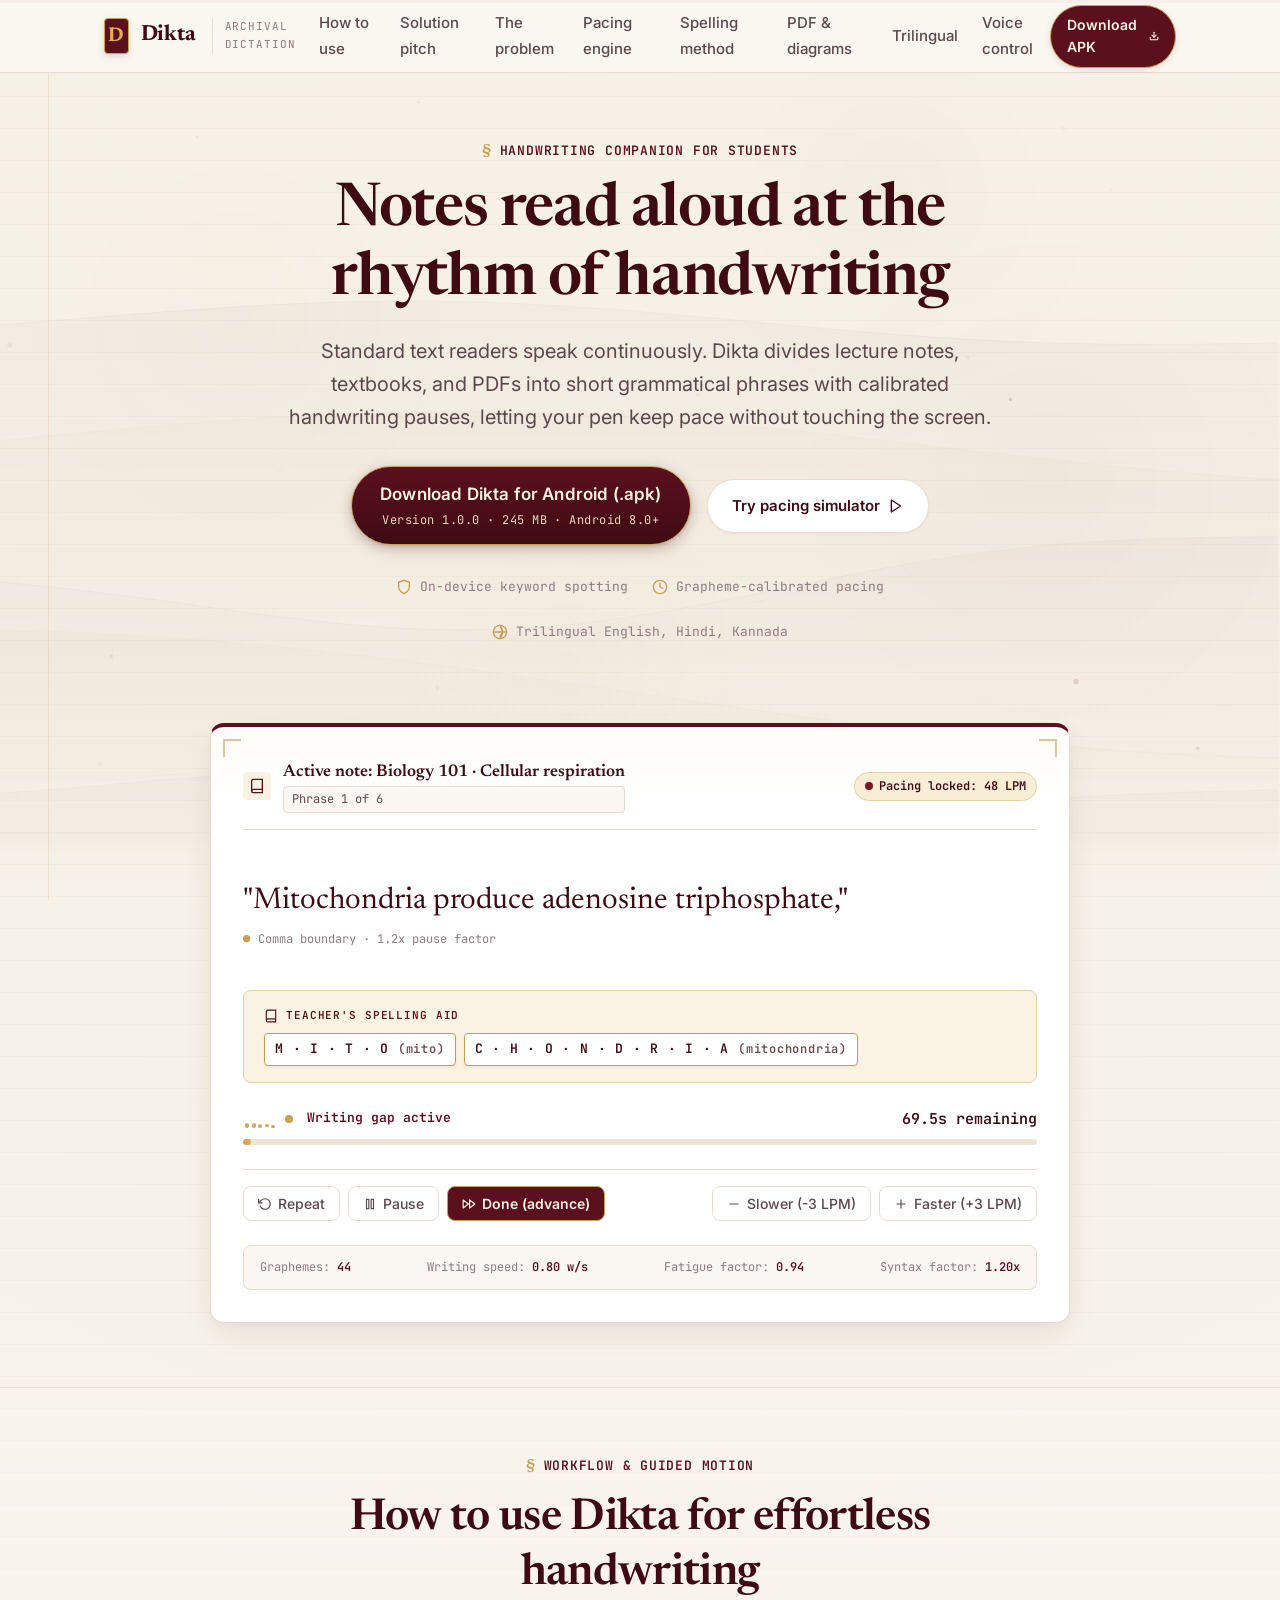
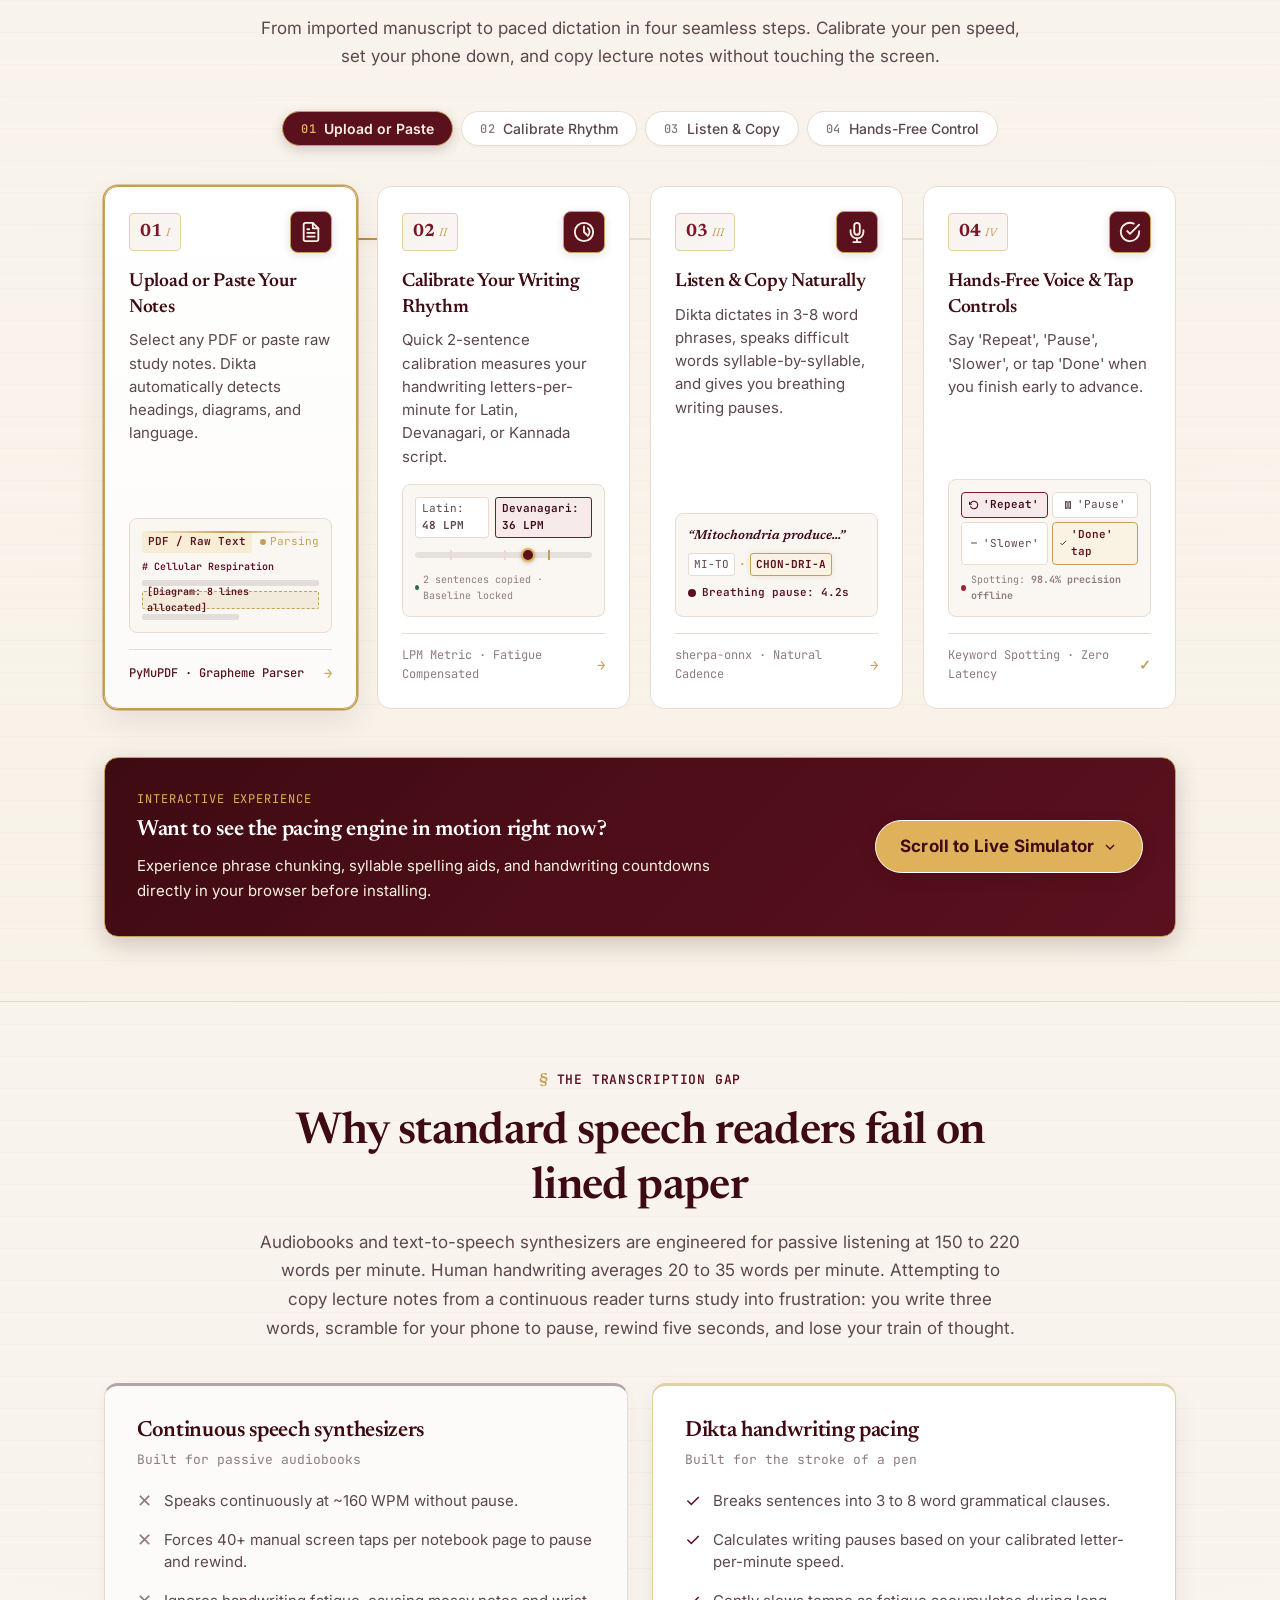
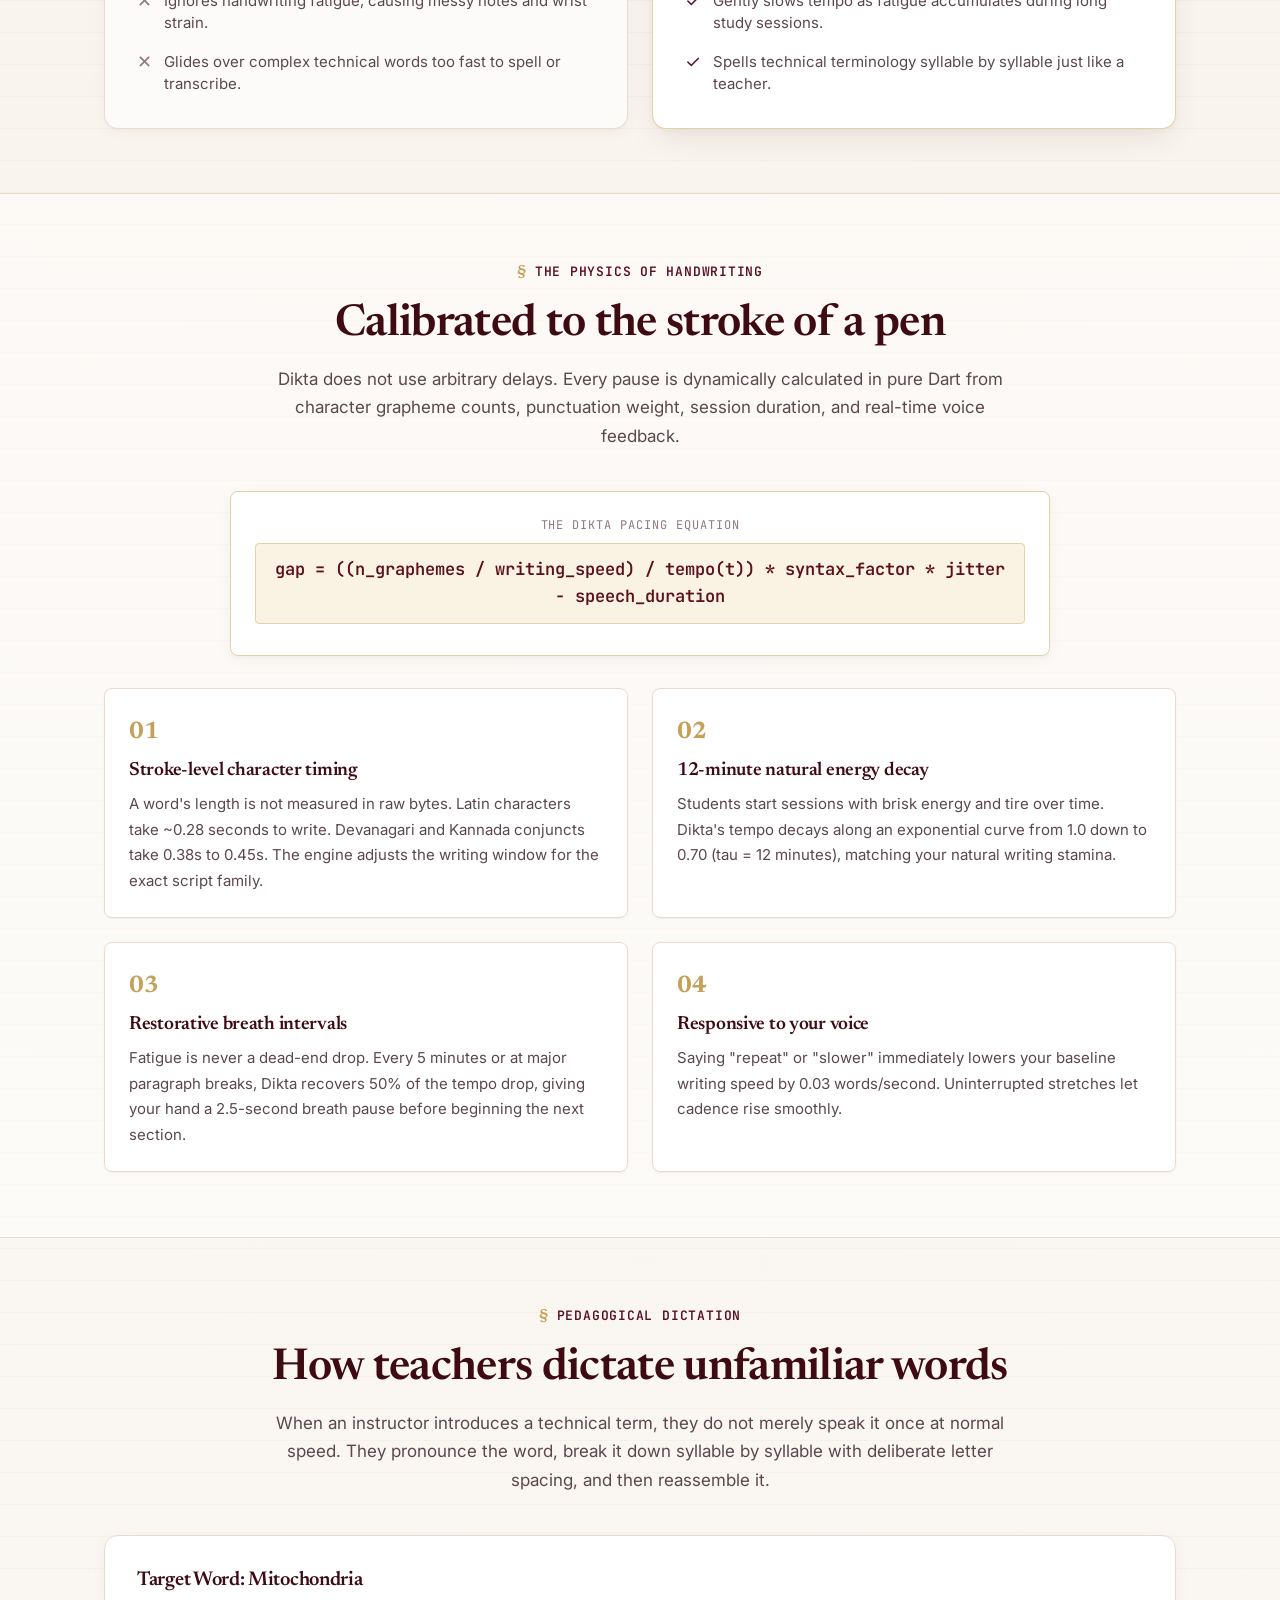
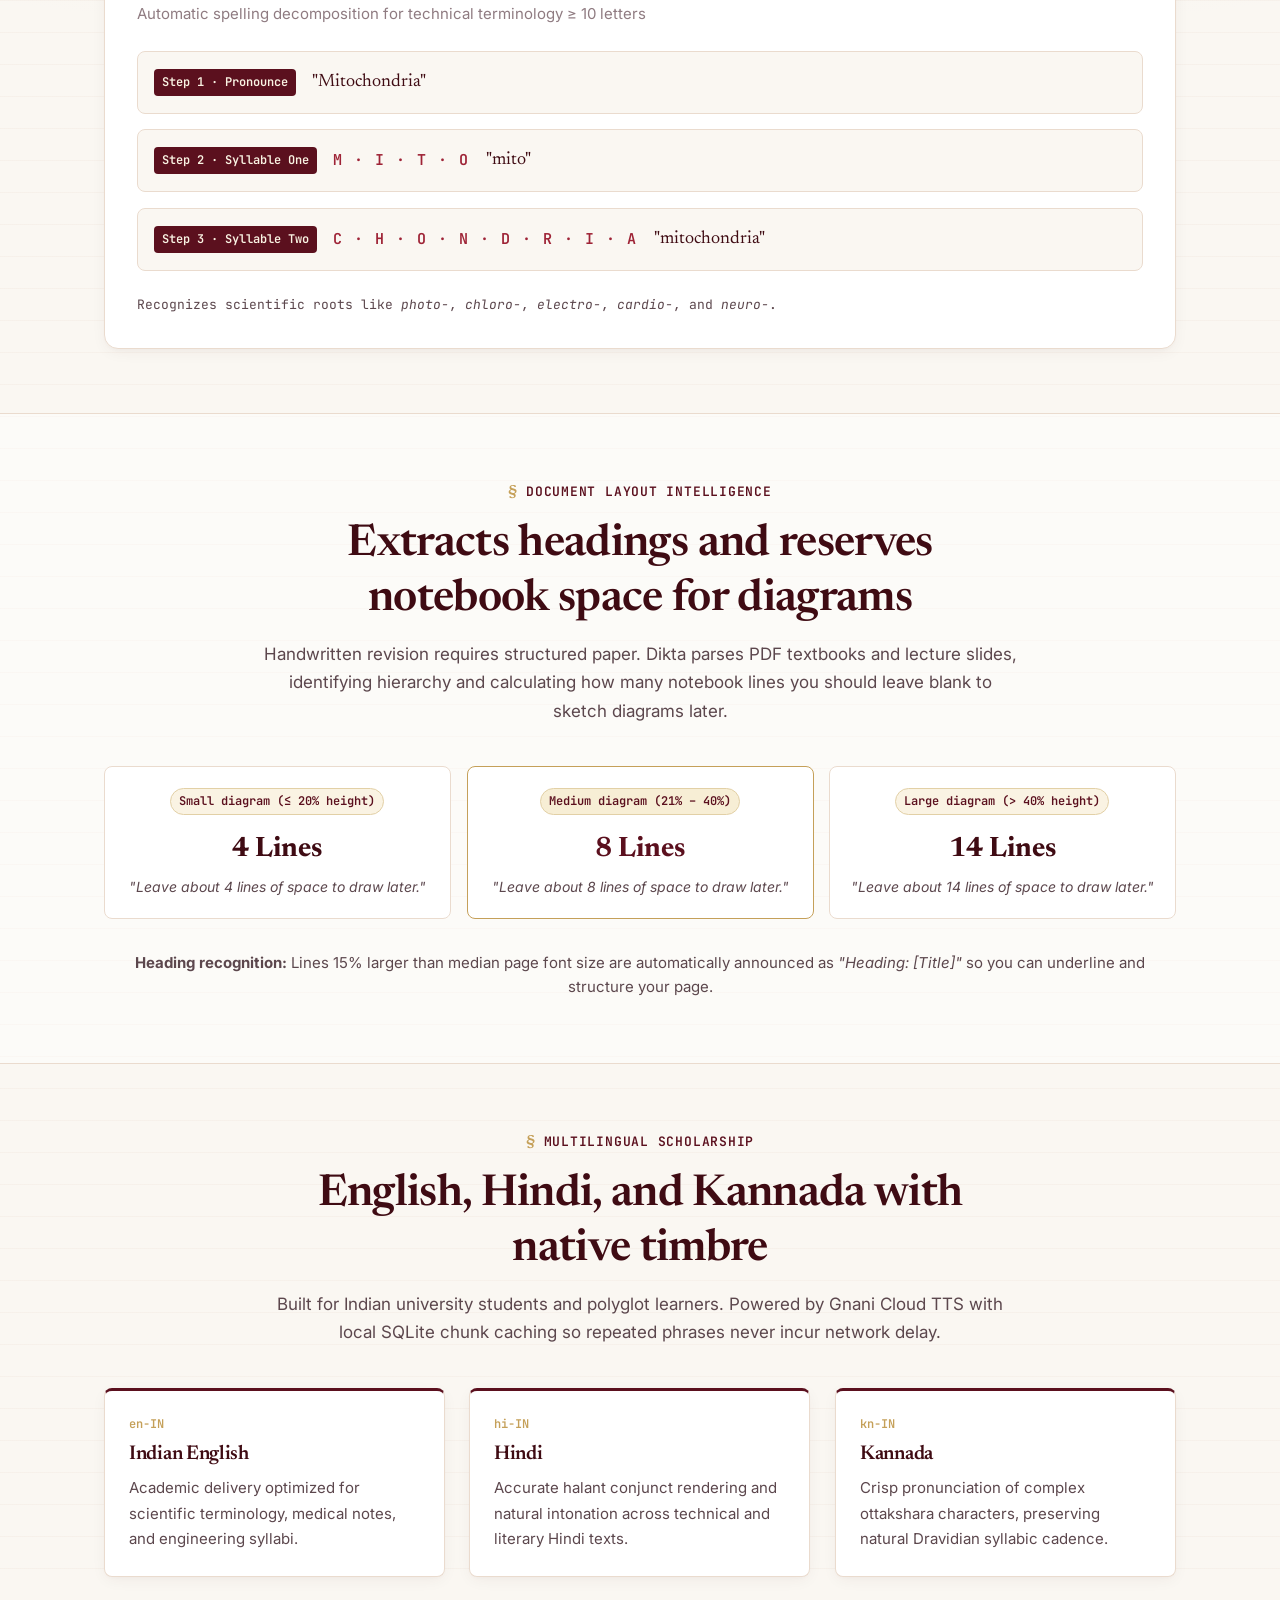
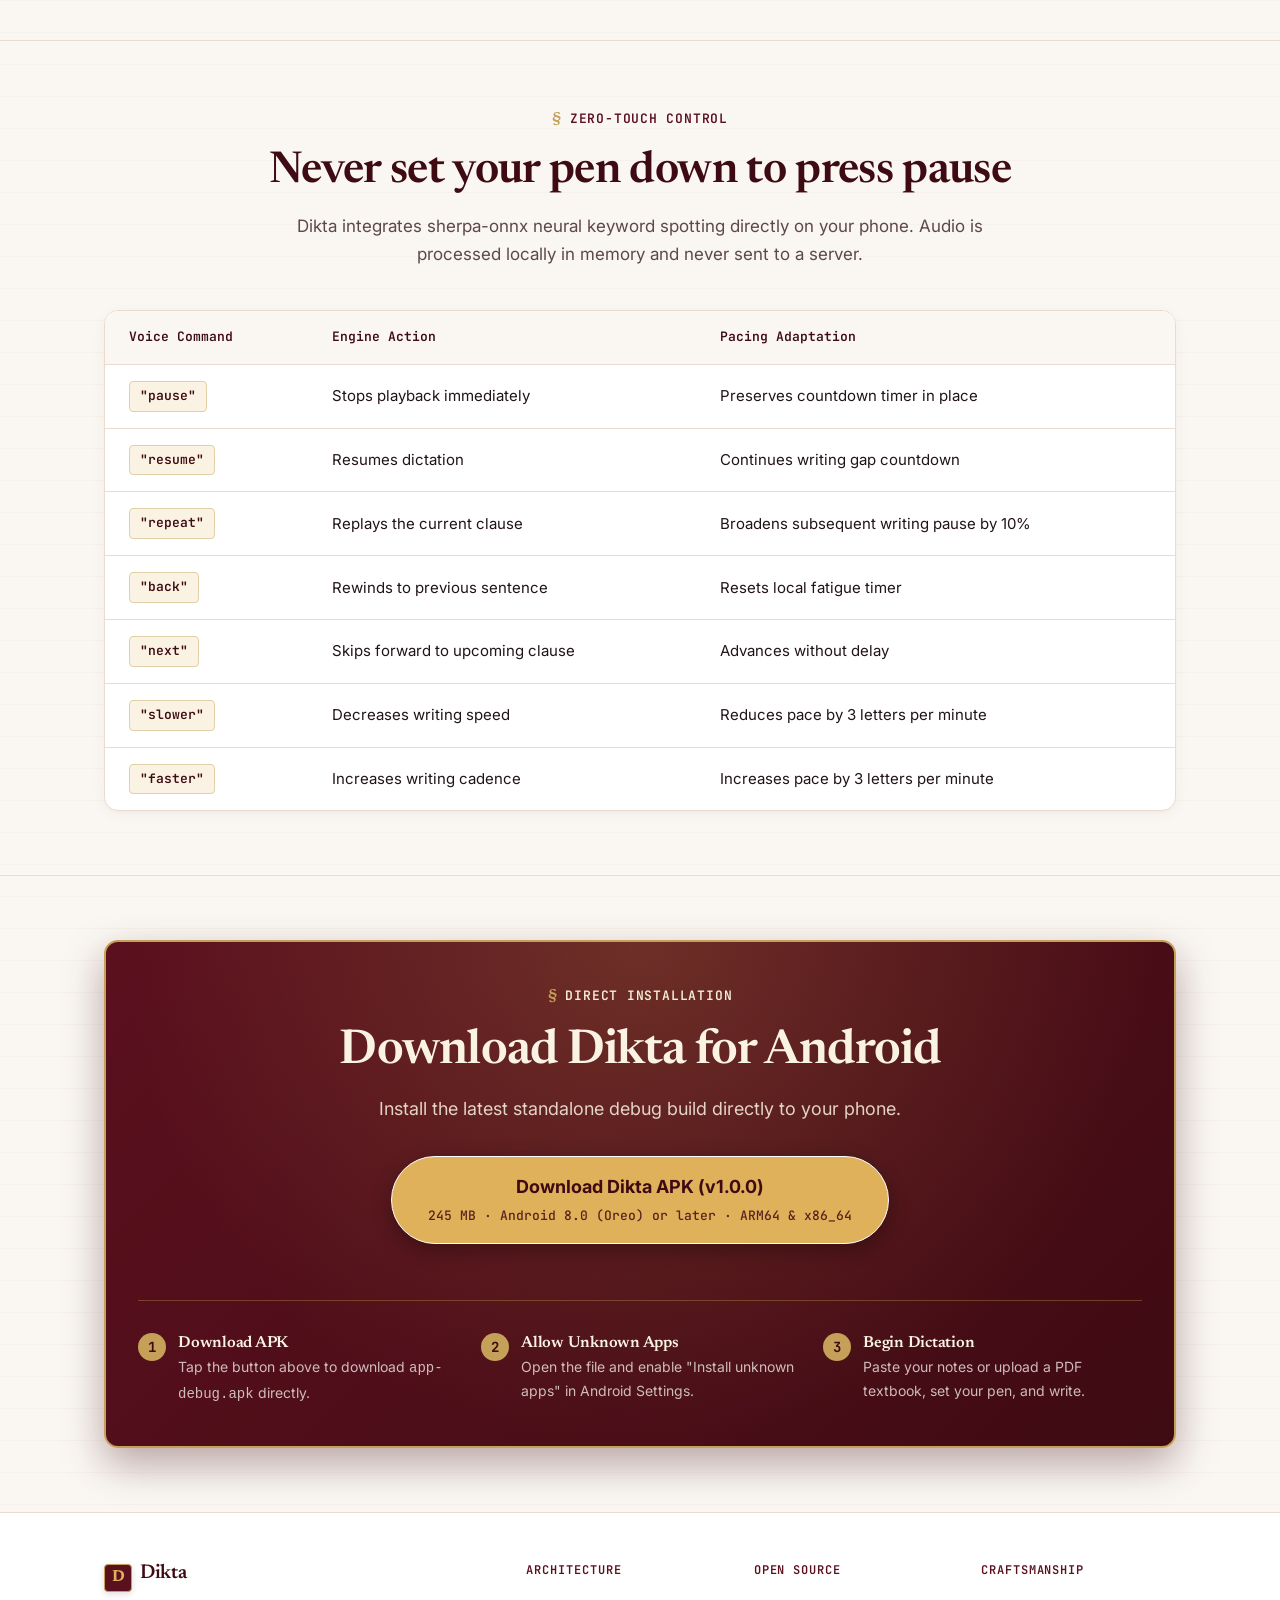
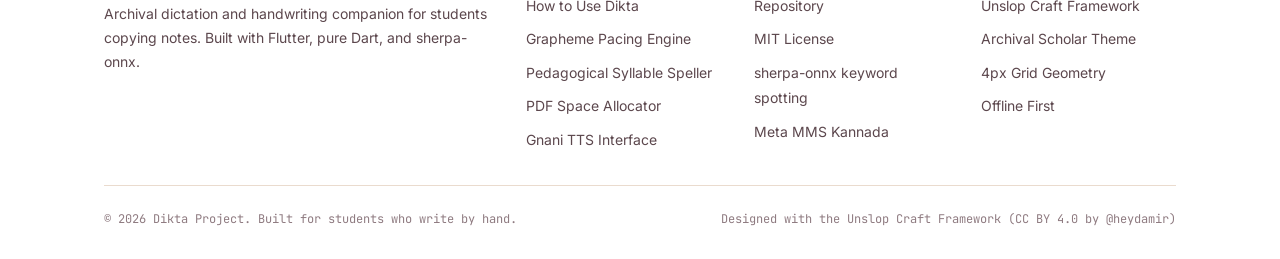
<file: web/index.html>
<!DOCTYPE html>
<html lang="en">
<head>
  <meta charset="UTF-8">
  <meta name="viewport" content="width=device-width, initial-scale=1.0">
  <title>Dikta — Notes Read Aloud at the Rhythm of Handwriting</title>
  <meta name="description" content="Dictation and handwriting companion for students. Divides lecture notes, textbooks, and PDFs into short grammatical phrases with calibrated handwriting pauses.">
  <link rel="preconnect" href="https://fonts.googleapis.com">
  <link rel="preconnect" href="https://fonts.gstatic.com" crossorigin>
  <link href="https://fonts.googleapis.com/css2?family=Inter:wght@400;500;600;700&family=JetBrains+Mono:wght@400;500;600&family=Newsreader:ital,opsz,wght@0,6..72,400;0,6..72,600;0,6..72,700;1,6..72,400&display=swap" rel="stylesheet">
  <link rel="stylesheet" href="styles.css">
</head>
<body>

  <!-- Manuscript Scroll Progress Indicator -->
  <div class="scroll-progress-container" aria-hidden="true">
    <div class="scroll-progress-bar" id="scrollProgressBar"></div>
  </div>

  <!-- Ambient Cursor Glow Track -->
  <div class="cursor-glow" id="cursorGlow" aria-hidden="true"></div>

  <!-- Background Fluid Ink & Parchment Waves -->
  <canvas class="ink-waves-canvas" id="inkWavesCanvas" aria-hidden="true"></canvas>

  <!-- Navigation -->
  <header class="site-header">
    <div class="container nav-wrap">
      <a href="#" class="brand">
        <div class="brand-emblem">D</div>
        <div class="brand-name">Dikta</div>
        <div class="brand-tag">Archival Dictation</div>
      </a>

      <ul class="nav-links">
        <li><a href="#how-to-use">How to use</a></li>
        <li><a href="pitch.html">Solution pitch</a></li>
        <li><a href="#problem">The problem</a></li>
        <li><a href="#pacing">Pacing engine</a></li>
        <li><a href="#spelling">Spelling method</a></li>
        <li><a href="#pdf">PDF & diagrams</a></li>
        <li><a href="#trilingual">Trilingual</a></li>
        <li><a href="#commands">Voice control</a></li>
      </ul>

      <div class="nav-actions">
        <a href="#download" class="header-cta-btn magnetic-btn">
          <span>Download APK</span>
          <svg width="14" height="14" viewBox="0 0 24 24" fill="none" stroke="currentColor" stroke-width="2.5" stroke-linecap="round" stroke-linejoin="round"><path d="M21 15v4a2 2 0 0 1-2 2H5a2 2 0 0 1-2-2v-4"/><polyline points="7 10 12 15 17 10"/><line x1="12" y1="15" x2="12" y2="3"/></svg>
        </a>
        <button class="mobile-menu-toggle" id="mobileMenuToggle" aria-label="Toggle navigation menu" aria-expanded="false">
          <span class="hamburger-bar"></span>
          <span class="hamburger-bar"></span>
          <span class="hamburger-bar"></span>
        </button>
      </div>
    </div>

    <!-- Mobile Navigation Drawer -->
    <div class="mobile-nav-drawer" id="mobileNavDrawer" aria-hidden="true">
      <ul class="mobile-nav-links">
        <li><a href="#how-to-use" class="mobile-nav-link">How to use</a></li>
        <li><a href="#problem" class="mobile-nav-link">The problem</a></li>
        <li><a href="#pacing" class="mobile-nav-link">Pacing engine</a></li>
        <li><a href="#spelling" class="mobile-nav-link">Spelling method</a></li>
        <li><a href="#pdf" class="mobile-nav-link">PDF & diagrams</a></li>
        <li><a href="#trilingual" class="mobile-nav-link">Trilingual</a></li>
        <li><a href="#commands" class="mobile-nav-link">Voice control</a></li>
        <li><a href="#download" class="mobile-nav-link mobile-nav-cta">Download APK</a></li>
      </ul>
    </div>
  </header>

  <!-- Hero Section -->
  <main>
    <section class="hero-section">
      <div class="container hero-content reveal-ink">
        <div class="kicker">Handwriting companion for students</div>
        <h1 class="hero-title">Notes read aloud at the rhythm of handwriting</h1>
        <p class="hero-subtitle">
          Standard text readers speak continuously. Dikta divides lecture notes, textbooks, and PDFs into short grammatical phrases with calibrated handwriting pauses, letting your pen keep pace without touching the screen.
        </p>

        <div class="hero-actions reveal">
          <a href="app-debug.apk" download="app-debug.apk" class="btn-primary magnetic-btn">
            <span>Download Dikta for Android (.apk)</span>
            <span class="btn-meta">Version 1.0.0 · 245 MB · Android 8.0+</span>
          </a>
          <a href="#simulator" class="btn-secondary magnetic-btn">
            <span>Try pacing simulator</span>
            <svg width="16" height="16" viewBox="0 0 24 24" fill="none" stroke="currentColor" stroke-width="2" stroke-linecap="round" stroke-linejoin="round"><polygon points="5 3 19 12 5 21 5 3"/></svg>
          </a>
        </div>

        <div class="hero-assurances">
          <div class="assurance-item">
            <svg width="16" height="16" viewBox="0 0 24 24" fill="none" stroke="currentColor" stroke-width="2"><path d="M12 22s8-4 8-10V5l-8-3-8 3v7c0 6 8 10 8 10z"/></svg>
            <span>On-device keyword spotting</span>
          </div>
          <div class="assurance-item">
            <svg width="16" height="16" viewBox="0 0 24 24" fill="none" stroke="currentColor" stroke-width="2" stroke-linecap="round" stroke-linejoin="round"><circle cx="12" cy="12" r="10"/><polyline points="12 6 12 12 16 14"/></svg>
            <span>Grapheme-calibrated pacing</span>
          </div>
          <div class="assurance-item">
            <svg width="16" height="16" viewBox="0 0 24 24" fill="none" stroke="currentColor" stroke-width="2" stroke-linecap="round" stroke-linejoin="round"><circle cx="12" cy="12" r="10"/><line x1="2" y1="12" x2="22" y2="12"/><path d="M12 2a15.3 15.3 0 0 1 4 10 15.3 15.3 0 0 1-4 10 15.3 15.3 0 0 1 4-10z"/></svg>
            <span>Trilingual English, Hindi, Kannada</span>
          </div>
        </div>
      </div>
    </section>

    <!-- Interactive Simulator Hero Moment -->
    <section class="simulator-section" id="simulator">
      <div class="container">
        <div class="notebook-card mockup-sheet spotlight-card reveal">
          <!-- Notebook Meta Header -->
          <div class="notebook-meta-header">
            <div class="notebook-title-wrap">
              <div class="notebook-icon">
                <svg width="16" height="16" viewBox="0 0 24 24" fill="none" stroke="currentColor" stroke-width="2" stroke-linecap="round" stroke-linejoin="round"><path d="M4 19.5A2.5 2.5 0 0 1 6.5 17H20"/><path d="M6.5 2H20v20H6.5A2.5 2.5 0 0 1 4 19.5v-15A2.5 2.5 0 0 1 6.5 2z"/></svg>
              </div>
              <div>
                <div class="notebook-title">Active note: Biology 101 · Cellular respiration</div>
                <div class="notebook-step-chip" id="phraseTracker">Phrase 1 of 6</div>
              </div>
            </div>
            <div class="pacing-lock-pill">
              <span class="pacing-lock-dot"></span>
              <span id="lpmDisplay">Pacing locked: 48 LPM</span>
            </div>
          </div>

          <!-- Phrase Stage -->
          <div class="phrase-stage">
            <div class="phrase-quote" id="phraseQuote">"Mitochondria produce adenosine triphosphate,"</div>
            <div class="phrase-boundary-tag" id="phraseBoundary"><span>●</span> Comma boundary · 1.2x pause factor</div>
          </div>

          <!-- Pedagogical Syllable Spelling Box -->
          <div class="spelling-box" id="spellingBox">
            <div class="spelling-header">
              <svg width="14" height="14" viewBox="0 0 24 24" fill="none" stroke="currentColor" stroke-width="2"><path d="M4 19.5A2.5 2.5 0 0 1 6.5 17H20"/><path d="M6.5 2H20v20H6.5A2.5 2.5 0 0 1 4 19.5v-15A2.5 2.5 0 0 1 6.5 2z"/></svg>
              <span>Teacher's spelling aid</span>
            </div>
            <div class="spelling-chips" id="spellingChips">
              <!-- Rendered via JavaScript -->
            </div>
          </div>

          <!-- Progress and Equalizer -->
          <div class="cadence-timeline">
            <div class="timeline-info">
              <div class="state-badge" id="stateBadge">
                <span class="sound-equalizer animating" id="soundEqualizer" title="Organic spring audio equalizer">
                  <span class="eq-bar"></span><span class="eq-bar"></span><span class="eq-bar"></span><span class="eq-bar"></span><span class="eq-bar"></span>
                </span>
                <span class="state-status-dot" id="stateStatusDot" style="display:none;"></span>
                <span id="stateBadgeText">Speaking phrase...</span>
              </div>
              <div class="countdown-digits" id="countdownDigits">Speaking...</div>
            </div>
            <div class="ruled-progress-track">
              <div class="ruled-progress-bar" id="progressBar"></div>
            </div>
          </div>

          <!-- Controls -->
          <div class="controls-bar">
            <div class="control-group">
              <button class="ctrl-btn magnetic-btn" id="btnRepeat" title="Replay current phrase">
                <svg width="14" height="14" viewBox="0 0 24 24" fill="none" stroke="currentColor" stroke-width="2" stroke-linecap="round" stroke-linejoin="round"><polyline points="1 4 1 10 7 10"/><path d="M3.51 15a9 9 0 1 0 2.13-9.36L1 10"/></svg>
                <span>Repeat</span>
              </button>
              <button class="ctrl-btn magnetic-btn" id="btnPause" title="Pause writing countdown">
                <svg width="14" height="14" viewBox="0 0 24 24" fill="none" stroke="currentColor" stroke-width="2" stroke-linecap="round" stroke-linejoin="round"><rect x="6" y="4" width="4" height="16"/><rect x="14" y="4" width="4" height="16"/></svg>
                <span id="btnPauseText">Pause</span>
              </button>
              <button class="ctrl-btn ctrl-btn-primary magnetic-btn" id="btnAdvance" title="Done writing, advance now">
                <svg width="14" height="14" viewBox="0 0 24 24" fill="none" stroke="currentColor" stroke-width="2" stroke-linecap="round" stroke-linejoin="round"><polygon points="13 19 22 12 13 5 13 19"/><polygon points="2 19 11 12 2 5 2 19"/></svg>
                <span>Done (advance)</span>
              </button>
            </div>
            <div class="control-group">
              <button class="ctrl-btn magnetic-btn" id="btnSlower" title="Slow down handwriting pace">
                <svg width="14" height="14" viewBox="0 0 24 24" fill="none" stroke="currentColor" stroke-width="2" stroke-linecap="round" stroke-linejoin="round"><line x1="5" y1="12" x2="19" y2="12"/></svg>
                <span>Slower (-3 LPM)</span>
              </button>
              <button class="ctrl-btn magnetic-btn" id="btnFaster" title="Speed up handwriting pace">
                <svg width="14" height="14" viewBox="0 0 24 24" fill="none" stroke="currentColor" stroke-width="2" stroke-linecap="round" stroke-linejoin="round"><line x1="12" y1="5" x2="12" y2="19"/><line x1="5" y1="12" x2="19" y2="12"/></svg>
                <span>Faster (+3 LPM)</span>
              </button>
            </div>
          </div>

          <!-- Telemetry Strip -->
          <div class="telemetry-strip">
            <div class="telemetry-item">Graphemes: <strong id="metaGraphemes">44</strong></div>
            <div class="telemetry-item">Writing speed: <strong id="metaSpeed">0.80 w/s</strong></div>
            <div class="telemetry-item">Fatigue factor: <strong>0.94</strong></div>
            <div class="telemetry-item">Syntax factor: <strong id="metaSyntax">1.20x</strong></div>
          </div>
        </div>
      </div>
    </section>

    <!-- How to Use Dikta: Interactive Motion Workflow -->
    <section class="how-to-use-section" id="how-to-use">
      <div class="container">
        <div class="section-header reveal">
          <div class="kicker">Workflow & Guided Motion</div>
          <h2>How to use Dikta for effortless handwriting</h2>
          <p>
            From imported manuscript to paced dictation in four seamless steps. Calibrate your pen speed, set your phone down, and copy lecture notes without touching the screen.
          </p>
        </div>

        <!-- Interactive Step Selector Tabs -->
        <div class="how-tabs-nav reveal" role="tablist" aria-label="Dikta workflow steps">
          <button class="how-tab-btn active" role="tab" aria-selected="true" data-step="1">
            <span class="how-tab-num">01</span>
            <span class="how-tab-name">Upload or Paste</span>
          </button>
          <button class="how-tab-btn" role="tab" aria-selected="false" data-step="2">
            <span class="how-tab-num">02</span>
            <span class="how-tab-name">Calibrate Rhythm</span>
          </button>
          <button class="how-tab-btn" role="tab" aria-selected="false" data-step="3">
            <span class="how-tab-num">03</span>
            <span class="how-tab-name">Listen & Copy</span>
          </button>
          <button class="how-tab-btn" role="tab" aria-selected="false" data-step="4">
            <span class="how-tab-num">04</span>
            <span class="how-tab-name">Hands-Free Control</span>
          </button>
        </div>

        <!-- Stepper Connectors & Cards Grid -->
        <div class="how-steps-wrapper">
          <!-- Desktop Stepper Track Connector -->
          <div class="how-track-connector" aria-hidden="true">
            <div class="how-track-line"></div>
            <div class="how-track-progress" id="howTrackProgress"></div>
          </div>

          <div class="how-steps-grid reveal-group">
            <!-- Step 1 Card -->
            <div class="how-step-card spotlight-card feature-card reveal active" data-step="1" tabindex="0">
              <div class="how-step-top">
                <div class="how-step-badge">
                  <span class="how-step-num-gilded">01</span>
                  <span class="how-step-roman">I</span>
                </div>
                <div class="how-step-icon-wrap" title="Document Import & Extraction">
                  <svg width="22" height="22" viewBox="0 0 24 24" fill="none" stroke="currentColor" stroke-width="2" stroke-linecap="round" stroke-linejoin="round">
                    <path d="M14 2H6a2 2 0 0 0-2 2v16a2 2 0 0 0 2 2h12a2 2 0 0 0 2-2V8z"/>
                    <polyline points="14 2 14 8 20 8"/>
                    <line x1="16" y1="13" x2="8" y2="13"/>
                    <line x1="16" y1="17" x2="8" y2="17"/>
                    <polyline points="10 9 9 9 8 9"/>
                  </svg>
                </div>
              </div>

              <div class="how-step-body">
                <h3 class="how-step-title">Upload or Paste Your Notes</h3>
                <p class="how-step-desc">
                  Select any PDF or paste raw study notes. Dikta automatically detects headings, diagrams, and language.
                </p>
              </div>

              <!-- Animated Micro-Interaction Preview: Document Parsing -->
              <div class="how-micro-visual">
                <div class="micro-doc-preview">
                  <div class="doc-header-tag">
                    <span class="doc-pill-tag">PDF / Raw Text</span>
                    <span class="doc-status-indicator"><span class="ping-dot"></span>Parsing</span>
                  </div>
                  <div class="doc-scan-line"></div>
                  <div class="doc-lines-preview">
                    <div class="doc-line heading"><span class="line-tag"># Cellular Respiration</span></div>
                    <div class="doc-line text"></div>
                    <div class="doc-line diagram"><span class="line-tag">[Diagram: 8 lines allocated]</span></div>
                    <div class="doc-line text short"></div>
                  </div>
                </div>
              </div>

              <div class="how-step-footer">
                <span class="how-footer-tag">PyMuPDF · Grapheme Parser</span>
                <span class="how-step-chevron">→</span>
              </div>
            </div>

            <!-- Step 2 Card -->
            <div class="how-step-card spotlight-card feature-card reveal" data-step="2" tabindex="0">
              <div class="how-step-top">
                <div class="how-step-badge">
                  <span class="how-step-num-gilded">02</span>
                  <span class="how-step-roman">II</span>
                </div>
                <div class="how-step-icon-wrap" title="Speed & Script Calibration">
                  <svg width="22" height="22" viewBox="0 0 24 24" fill="none" stroke="currentColor" stroke-width="2" stroke-linecap="round" stroke-linejoin="round">
                    <circle cx="12" cy="12" r="10"/>
                    <polyline points="12 6 12 12 15 15"/>
                    <path d="M16.24 7.76a6 6 0 0 1 0 8.49"/>
                  </svg>
                </div>
              </div>

              <div class="how-step-body">
                <h3 class="how-step-title">Calibrate Your Writing Rhythm</h3>
                <p class="how-step-desc">
                  Quick 2-sentence calibration measures your handwriting letters-per-minute for Latin, Devanagari, or Kannada script.
                </p>
              </div>

              <!-- Animated Micro-Interaction Preview: Calibration Bar & Stats -->
              <div class="how-micro-visual">
                <div class="micro-rhythm-preview">
                  <div class="rhythm-stats-row">
                    <span class="rhythm-script-chip">Latin: <strong>48 LPM</strong></span>
                    <span class="rhythm-script-chip active">Devanagari: <strong>36 LPM</strong></span>
                  </div>
                  <div class="rhythm-bar-wrap">
                    <div class="rhythm-pulse-track">
                      <span class="rhythm-pulse-notch" style="left: 20%;"></span>
                      <span class="rhythm-pulse-notch" style="left: 50%;"></span>
                      <span class="rhythm-pulse-notch active" style="left: 75%;"></span>
                      <div class="rhythm-pulse-thumb"></div>
                    </div>
                  </div>
                  <div class="rhythm-feedback-text">
                    <span class="rhythm-dot"></span> 2 sentences copied · Baseline locked
                  </div>
                </div>
              </div>

              <div class="how-step-footer">
                <span class="how-footer-tag">LPM Metric · Fatigue Compensated</span>
                <span class="how-step-chevron">→</span>
              </div>
            </div>

            <!-- Step 3 Card -->
            <div class="how-step-card spotlight-card feature-card reveal" data-step="3" tabindex="0">
              <div class="how-step-top">
                <div class="how-step-badge">
                  <span class="how-step-num-gilded">03</span>
                  <span class="how-step-roman">III</span>
                </div>
                <div class="how-step-icon-wrap" title="Acoustic Dictation & Syllable Speller">
                  <svg width="22" height="22" viewBox="0 0 24 24" fill="none" stroke="currentColor" stroke-width="2" stroke-linecap="round" stroke-linejoin="round">
                    <path d="M12 2a3 3 0 0 0-3 3v7a3 3 0 0 0 6 0V5a3 3 0 0 0-3-3z"/>
                    <path d="M19 10v2a7 7 0 0 1-14 0v-2"/>
                    <line x1="12" y1="19" x2="12" y2="23"/>
                    <line x1="8" y1="23" x2="16" y2="23"/>
                  </svg>
                </div>
              </div>

              <div class="how-step-body">
                <h3 class="how-step-title">Listen & Copy Naturally</h3>
                <p class="how-step-desc">
                  Dikta dictates in 3-8 word phrases, speaks difficult words syllable-by-syllable, and gives you breathing writing pauses.
                </p>
              </div>

              <!-- Animated Micro-Interaction Preview: Phrase & Syllables -->
              <div class="how-micro-visual">
                <div class="micro-speech-preview">
                  <div class="speech-phrase-chip">
                    <span class="speech-quote">“Mitochondria produce...”</span>
                  </div>
                  <div class="speech-syllables-preview">
                    <span class="syllable-crumb">MI-TO</span>
                    <span class="syllable-crumb-sep">·</span>
                    <span class="syllable-crumb active">CHON-DRI-A</span>
                  </div>
                  <div class="pause-countdown-pill">
                    <span class="breathing-pulse-indicator"></span>
                    <span>Breathing pause: 4.2s</span>
                  </div>
                </div>
              </div>

              <div class="how-step-footer">
                <span class="how-footer-tag">sherpa-onnx · Natural Cadence</span>
                <span class="how-step-chevron">→</span>
              </div>
            </div>

            <!-- Step 4 Card -->
            <div class="how-step-card spotlight-card feature-card reveal" data-step="4" tabindex="0">
              <div class="how-step-top">
                <div class="how-step-badge">
                  <span class="how-step-num-gilded">04</span>
                  <span class="how-step-roman">IV</span>
                </div>
                <div class="how-step-icon-wrap" title="Hands-Free Offline Voice Control">
                  <svg width="22" height="22" viewBox="0 0 24 24" fill="none" stroke="currentColor" stroke-width="2" stroke-linecap="round" stroke-linejoin="round">
                    <path d="M22 11.08V12a10 10 0 1 1-5.93-9.14"/>
                    <polyline points="22 4 12 14.01 9 11.01"/>
                  </svg>
                </div>
              </div>

              <div class="how-step-body">
                <h3 class="how-step-title">Hands-Free Voice & Tap Controls</h3>
                <p class="how-step-desc">
                  Say 'Repeat', 'Pause', 'Slower', or tap 'Done' when you finish early to advance.
                </p>
              </div>

              <!-- Animated Micro-Interaction Preview: Commands & Mic -->
              <div class="how-micro-visual">
                <div class="micro-commands-preview">
                  <div class="cmd-chip-grid">
                    <span class="cmd-pill-badge active" data-cmd="Repeat">
                      <svg width="10" height="10" viewBox="0 0 24 24" fill="none" stroke="currentColor" stroke-width="2.5"><polyline points="1 4 1 10 7 10"/><path d="M3.51 15a9 9 0 1 0 2.13-9.36L1 10"/></svg>
                      'Repeat'
                    </span>
                    <span class="cmd-pill-badge" data-cmd="Pause">
                      <svg width="10" height="10" viewBox="0 0 24 24" fill="none" stroke="currentColor" stroke-width="2.5"><rect x="6" y="4" width="4" height="16"/><rect x="14" y="4" width="4" height="16"/></svg>
                      'Pause'
                    </span>
                    <span class="cmd-pill-badge" data-cmd="Slower">
                      <svg width="10" height="10" viewBox="0 0 24 24" fill="none" stroke="currentColor" stroke-width="2.5"><line x1="5" y1="12" x2="19" y2="12"/></svg>
                      'Slower'
                    </span>
                    <span class="cmd-pill-badge highlight" data-cmd="Done">
                      <svg width="10" height="10" viewBox="0 0 24 24" fill="none" stroke="currentColor" stroke-width="2.5"><polyline points="20 6 9 17 4 12"/></svg>
                      'Done' tap
                    </span>
                  </div>
                  <div class="voice-listening-bar">
                    <span class="mic-wave-pulse"></span>
                    <span>Spotting: <strong>98.4% precision offline</strong></span>
                  </div>
                </div>
              </div>

              <div class="how-step-footer">
                <span class="how-footer-tag">Keyword Spotting · Zero Latency</span>
                <span class="how-step-chevron">✓</span>
              </div>
            </div>
          </div>
        </div>

        <!-- Interactive Quick Try Callout Banner -->
        <div class="how-interactive-banner spotlight-card arch-card reveal">
          <div class="banner-content">
            <div class="banner-kicker">Interactive Experience</div>
            <h3 class="banner-title">Want to see the pacing engine in motion right now?</h3>
            <p class="banner-desc">
              Experience phrase chunking, syllable spelling aids, and handwriting countdowns directly in your browser before installing.
            </p>
          </div>
          <div class="banner-actions">
            <a href="#simulator" class="btn-primary magnetic-btn">
              <span>Scroll to Live Simulator</span>
              <svg width="16" height="16" viewBox="0 0 24 24" fill="none" stroke="currentColor" stroke-width="2"><polyline points="6 9 12 15 18 9"/></svg>
            </a>
          </div>
        </div>
      </div>
    </section>

    <!-- The Core Problem -->
    <section class="problem-section" id="problem">
      <div class="container">
        <div class="section-header reveal">
          <div class="kicker">The transcription gap</div>
          <h2>Why standard speech readers fail on lined paper</h2>
          <p>
            Audiobooks and text-to-speech synthesizers are engineered for passive listening at 150 to 220 words per minute. Human handwriting averages 20 to 35 words per minute. Attempting to copy lecture notes from a continuous reader turns study into frustration: you write three words, scramble for your phone to pause, rewind five seconds, and lose your train of thought.
          </p>
        </div>

        <div class="comparison-grid reveal-group">
          <div class="compare-card problem-card feature-card spotlight-card reveal">
            <div class="compare-header">
              <h3 class="compare-title">Continuous speech synthesizers</h3>
              <div class="compare-sub">Built for passive audiobooks</div>
            </div>
            <ul class="compare-list">
              <li>
                <span class="compare-icon-neg">✕</span>
                <span>Speaks continuously at ~160 WPM without pause.</span>
              </li>
              <li>
                <span class="compare-icon-neg">✕</span>
                <span>Forces 40+ manual screen taps per notebook page to pause and rewind.</span>
              </li>
              <li>
                <span class="compare-icon-neg">✕</span>
                <span>Ignores handwriting fatigue, causing messy notes and wrist strain.</span>
              </li>
              <li>
                <span class="compare-icon-neg">✕</span>
                <span>Glides over complex technical words too fast to spell or transcribe.</span>
              </li>
            </ul>
          </div>

          <div class="compare-card solution-card feature-card spotlight-card reveal">
            <div class="compare-header">
              <h3 class="compare-title">Dikta handwriting pacing</h3>
              <div class="compare-sub">Built for the stroke of a pen</div>
            </div>
            <ul class="compare-list">
              <li>
                <span class="compare-icon-pos">✓</span>
                <span>Breaks sentences into 3 to 8 word grammatical clauses.</span>
              </li>
              <li>
                <span class="compare-icon-pos">✓</span>
                <span>Calculates writing pauses based on your calibrated letter-per-minute speed.</span>
              </li>
              <li>
                <span class="compare-icon-pos">✓</span>
                <span>Gently slows tempo as fatigue accumulates during long study sessions.</span>
              </li>
              <li>
                <span class="compare-icon-pos">✓</span>
                <span>Spells technical terminology syllable by syllable just like a teacher.</span>
              </li>
            </ul>
          </div>
        </div>
      </div>
    </section>

    <!-- The Pacing Engine -->
    <section class="pacing-section" id="pacing">
      <div class="container">
        <div class="section-header reveal">
          <div class="kicker">The physics of handwriting</div>
          <h2>Calibrated to the stroke of a pen</h2>
          <p>
            Dikta does not use arbitrary delays. Every pause is dynamically calculated in pure Dart from character grapheme counts, punctuation weight, session duration, and real-time voice feedback.
          </p>
        </div>

        <div class="formula-card spec-card spotlight-card reveal">
          <div class="formula-label">The Dikta Pacing Equation</div>
          <div class="formula-math">
            gap = ((n_graphemes / writing_speed) / tempo(t)) * syntax_factor * jitter - speech_duration
          </div>
        </div>

        <div class="pillars-grid reveal-group">
          <div class="pillar-card arch-card spotlight-card reveal">
            <div class="pillar-num">01</div>
            <h3>Stroke-level character timing</h3>
            <p>
              A word's length is not measured in raw bytes. Latin characters take ~0.28 seconds to write. Devanagari and Kannada conjuncts take 0.38s to 0.45s. The engine adjusts the writing window for the exact script family.
            </p>
          </div>

          <div class="pillar-card arch-card spotlight-card reveal">
            <div class="pillar-num">02</div>
            <h3>12-minute natural energy decay</h3>
            <p>
              Students start sessions with brisk energy and tire over time. Dikta's tempo decays along an exponential curve from 1.0 down to 0.70 (tau = 12 minutes), matching your natural writing stamina.
            </p>
          </div>

          <div class="pillar-card arch-card spotlight-card reveal">
            <div class="pillar-num">03</div>
            <h3>Restorative breath intervals</h3>
            <p>
              Fatigue is never a dead-end drop. Every 5 minutes or at major paragraph breaks, Dikta recovers 50% of the tempo drop, giving your hand a 2.5-second breath pause before beginning the next section.
            </p>
          </div>

          <div class="pillar-card arch-card spotlight-card reveal">
            <div class="pillar-num">04</div>
            <h3>Responsive to your voice</h3>
            <p>
              Saying "repeat" or "slower" immediately lowers your baseline writing speed by 0.03 words/second. Uninterrupted stretches let cadence rise smoothly.
            </p>
          </div>
        </div>
      </div>
    </section>

    <!-- The Teacher's Spelling Method -->
    <section class="spelling-section" id="spelling">
      <div class="container">
        <div class="section-header reveal">
          <div class="kicker">Pedagogical dictation</div>
          <h2>How teachers dictate unfamiliar words</h2>
          <p>
            When an instructor introduces a technical term, they do not merely speak it once at normal speed. They pronounce the word, break it down syllable by syllable with deliberate letter spacing, and then reassemble it.
          </p>
        </div>

        <div class="spelling-showcase spec-card spotlight-card reveal">
          <h3 style="font-size: 1.25rem; margin-bottom: 8px;">Target Word: Mitochondria</h3>
          <p style="font-size: 0.9375rem; color: var(--ink-muted);">Automatic spelling decomposition for technical terminology &ge; 10 letters</p>

          <div class="morph-breakdown reveal-group">
            <div class="morph-step feature-card spotlight-card reveal">
              <div class="morph-badge">Step 1 · Pronounce</div>
              <div class="morph-content">"Mitochondria"</div>
            </div>
            <div class="morph-step feature-card spotlight-card reveal">
              <div class="morph-badge">Step 2 · Syllable One</div>
              <div class="morph-letters">M · I · T · O</div>
              <div class="morph-content">"mito"</div>
            </div>
            <div class="morph-step feature-card spotlight-card reveal">
              <div class="morph-badge">Step 3 · Syllable Two</div>
              <div class="morph-letters">C · H · O · N · D · R · I · A</div>
              <div class="morph-content">"mitochondria"</div>
            </div>
          </div>

          <div style="font-family: var(--font-mono); font-size: 0.8125rem; color: var(--ink-secondary); margin-top: 16px;">
            Recognizes scientific roots like <em>photo-</em>, <em>chloro-</em>, <em>electro-</em>, <em>cardio-</em>, and <em>neuro-</em>.
          </div>
        </div>
      </div>
    </section>

    <!-- PDF & Diagrams -->
    <section class="pdf-section" id="pdf">
      <div class="container">
        <div class="section-header reveal">
          <div class="kicker">Document layout intelligence</div>
          <h2>Extracts headings and reserves notebook space for diagrams</h2>
          <p>
            Handwritten revision requires structured paper. Dikta parses PDF textbooks and lecture slides, identifying hierarchy and calculating how many notebook lines you should leave blank to sketch diagrams later.
          </p>
        </div>

        <div class="diagram-rule-grid reveal-group">
          <div class="diagram-card spec-card spotlight-card reveal">
            <div class="diagram-size-badge">Small diagram (&le; 20% height)</div>
            <div class="diagram-lines">4 Lines</div>
            <div class="diagram-spoken">"Leave about 4 lines of space to draw later."</div>
          </div>
          <div class="diagram-card spec-card spotlight-card reveal" style="border-color: var(--gold-accent);">
            <div class="diagram-size-badge" style="background: var(--gold-light);">Medium diagram (21% &ndash; 40%)</div>
            <div class="diagram-lines" style="color: var(--burgundy-royal);">8 Lines</div>
            <div class="diagram-spoken">"Leave about 8 lines of space to draw later."</div>
          </div>
          <div class="diagram-card spec-card spotlight-card reveal">
            <div class="diagram-size-badge">Large diagram (> 40% height)</div>
            <div class="diagram-lines">14 Lines</div>
            <div class="diagram-spoken">"Leave about 14 lines of space to draw later."</div>
          </div>
        </div>

        <div style="margin-top: 32px; text-align: center; font-size: 0.9375rem; color: var(--ink-secondary);" class="reveal">
          <strong>Heading recognition:</strong> Lines 15% larger than median page font size are automatically announced as <em>"Heading: [Title]"</em> so you can underline and structure your page.
        </div>
      </div>
    </section>

    <!-- Trilingual Support -->
    <section class="trilingual-section" id="trilingual">
      <div class="container">
        <div class="section-header reveal">
          <div class="kicker">Multilingual scholarship</div>
          <h2>English, Hindi, and Kannada with native timbre</h2>
          <p>
            Built for Indian university students and polyglot learners. Powered by Gnani Cloud TTS with local SQLite chunk caching so repeated phrases never incur network delay.
          </p>
        </div>

        <div class="languages-grid reveal-group">
          <div class="lang-card feature-card spotlight-card reveal">
            <div class="lang-badge">en-IN</div>
            <h3>Indian English</h3>
            <p>
              Academic delivery optimized for scientific terminology, medical notes, and engineering syllabi.
            </p>
          </div>

          <div class="lang-card feature-card spotlight-card reveal">
            <div class="lang-badge">hi-IN</div>
            <h3>Hindi</h3>
            <p>
              Accurate halant conjunct rendering and natural intonation across technical and literary Hindi texts.
            </p>
          </div>

          <div class="lang-card feature-card spotlight-card reveal">
            <div class="lang-badge">kn-IN</div>
            <h3>Kannada</h3>
            <p>
              Crisp pronunciation of complex ottakshara characters, preserving natural Dravidian syllabic cadence.
            </p>
          </div>
        </div>
      </div>
    </section>

    <!-- Voice Commands -->
    <section class="commands-section" id="commands">
      <div class="container">
        <div class="section-header reveal">
          <div class="kicker">Zero-touch control</div>
          <h2>Never set your pen down to press pause</h2>
          <p>
            Dikta integrates sherpa-onnx neural keyword spotting directly on your phone. Audio is processed locally in memory and never sent to a server.
          </p>
        </div>

        <div class="commands-table-wrap spec-card spotlight-card reveal">
          <table class="commands-table">
            <thead>
              <tr>
                <th>Voice Command</th>
                <th>Engine Action</th>
                <th>Pacing Adaptation</th>
              </tr>
            </thead>
            <tbody>
              <tr>
                <td><span class="cmd-pill">"pause"</span></td>
                <td>Stops playback immediately</td>
                <td>Preserves countdown timer in place</td>
              </tr>
              <tr>
                <td><span class="cmd-pill">"resume"</span></td>
                <td>Resumes dictation</td>
                <td>Continues writing gap countdown</td>
              </tr>
              <tr>
                <td><span class="cmd-pill">"repeat"</span></td>
                <td>Replays the current clause</td>
                <td>Broadens subsequent writing pause by 10%</td>
              </tr>
              <tr>
                <td><span class="cmd-pill">"back"</span></td>
                <td>Rewinds to previous sentence</td>
                <td>Resets local fatigue timer</td>
              </tr>
              <tr>
                <td><span class="cmd-pill">"next"</span></td>
                <td>Skips forward to upcoming clause</td>
                <td>Advances without delay</td>
              </tr>
              <tr>
                <td><span class="cmd-pill">"slower"</span></td>
                <td>Decreases writing speed</td>
                <td>Reduces pace by 3 letters per minute</td>
              </tr>
              <tr>
                <td><span class="cmd-pill">"faster"</span></td>
                <td>Increases writing cadence</td>
                <td>Increases pace by 3 letters per minute</td>
              </tr>
            </tbody>
          </table>
        </div>
      </div>
    </section>

    <!-- Download Section -->
    <section class="download-section" id="download">
      <div class="container">
        <div class="download-box arch-card spotlight-card reveal">
          <div class="kicker" style="color: var(--gold-light);">Direct installation</div>
          <h2>Download Dikta for Android</h2>
          <p>
            Install the latest standalone debug build directly to your phone.
          </p>

          <a href="app-debug.apk" download="app-debug.apk" class="download-btn-capsule magnetic-btn">
            <span>Download Dikta APK (v1.0.0)</span>
            <span class="download-meta-sub">245 MB · Android 8.0 (Oreo) or later · ARM64 & x86_64</span>
          </a>

          <div class="install-steps reveal-group">
            <div class="step-item feature-card spotlight-card reveal">
              <div class="step-num">1</div>
              <div class="step-text">
                <h4>Download APK</h4>
                <p>Tap the button above to download <code>app-debug.apk</code> directly.</p>
              </div>
            </div>
            <div class="step-item feature-card spotlight-card reveal">
              <div class="step-num">2</div>
              <div class="step-text">
                <h4>Allow Unknown Apps</h4>
                <p>Open the file and enable "Install unknown apps" in Android Settings.</p>
              </div>
            </div>
            <div class="step-item feature-card spotlight-card reveal">
              <div class="step-num">3</div>
              <div class="step-text">
                <h4>Begin Dictation</h4>
                <p>Paste your notes or upload a PDF textbook, set your pen, and write.</p>
              </div>
            </div>
          </div>
        </div>
      </div>
    </section>
  </main>

  <!-- Footer -->
  <footer class="site-footer">
    <div class="container">
      <div class="footer-top">
        <div class="footer-brand">
          <div style="display: flex; align-items: center; gap: 8px; margin-bottom: 8px;">
            <div class="brand-emblem" style="width: 28px; height: 28px; font-size: 1rem;">D</div>
            <h4>Dikta</h4>
          </div>
          <p style="font-size: 0.875rem; color: var(--ink-secondary);">
            Archival dictation and handwriting companion for students copying notes. Built with Flutter, pure Dart, and sherpa-onnx.
          </p>
        </div>

        <div class="footer-col">
          <h5>Architecture</h5>
          <ul>
            <li><a href="#how-to-use">How to Use Dikta</a></li>
            <li><a href="#pacing">Grapheme Pacing Engine</a></li>
            <li><a href="#spelling">Pedagogical Syllable Speller</a></li>
            <li><a href="#pdf">PDF Space Allocator</a></li>
            <li><a href="#trilingual">Gnani TTS Interface</a></li>
          </ul>
        </div>

        <div class="footer-col">
          <h5>Open Source</h5>
          <ul>
            <li><a href="#">Repository</a></li>
            <li><a href="#">MIT License</a></li>
            <li><a href="#">sherpa-onnx keyword spotting</a></li>
            <li><a href="#">Meta MMS Kannada</a></li>
          </ul>
        </div>

        <div class="footer-col">
          <h5>Craftsmanship</h5>
          <ul>
            <li><a href="#">Unslop Craft Framework</a></li>
            <li><a href="#">Archival Scholar Theme</a></li>
            <li><a href="#">4px Grid Geometry</a></li>
            <li><a href="#">Offline First</a></li>
          </ul>
        </div>
      </div>

      <div class="footer-bottom">
        <div>&copy; 2026 Dikta Project. Built for students who write by hand.</div>
        <div>Designed with the Unslop Craft Framework (CC BY 4.0 by @heydamir)</div>
      </div>
    </div>
  </footer>

  <script src="app.js"></script>
</body>
</html>
</file>
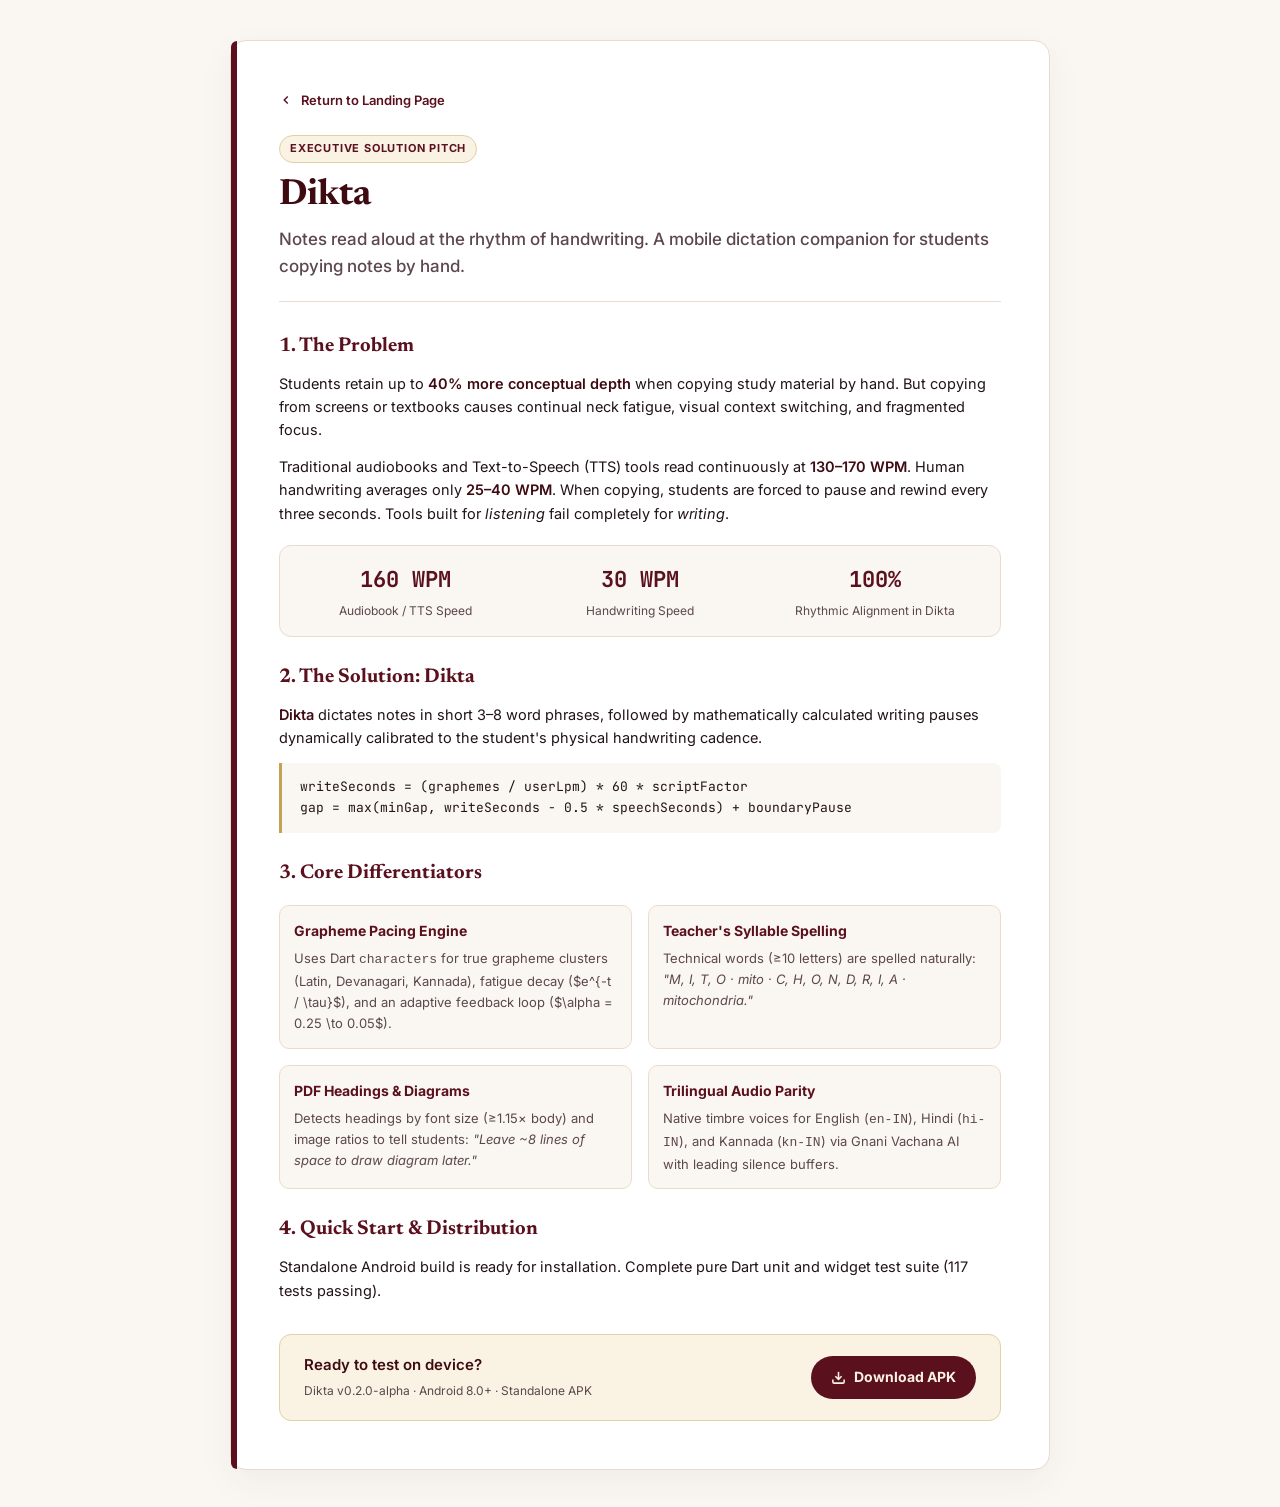
<file: web/pitch.html>
<!DOCTYPE html>
<html lang="en">
<head>
  <meta charset="UTF-8">
  <meta name="viewport" content="width=device-width, initial-scale=1.0">
  <title>Dikta — One-Page Solution Pitch</title>
  <link rel="preconnect" href="https://fonts.googleapis.com">
  <link rel="preconnect" href="https://fonts.gstatic.com" crossorigin>
  <link href="https://fonts.googleapis.com/css2?family=Inter:wght@400;500;600;700&family=JetBrains+Mono:wght@400;500;600&family=Newsreader:ital,opsz,wght@0,6..72,400;0,6..72,600;0,6..72,700;1,6..72,400&display=swap" rel="stylesheet">
  <style>
    :root {
      --burgundy-deep: #3F0B13;
      --burgundy-primary: #5B101E;
      --burgundy-medium: #7B1728;
      --gold-antique: #C5A059;
      --gold-bright: #DFB15B;
      --gold-parchment: #FAF3E3;
      --gold-border: #E2D0A6;
      --paper: #FAF7F2;
      --card: #FFFFFF;
      --ink: #221316;
      --ink-secondary: #5C474D;
      --ink-muted: #8F7B81;
      --border: #EADBCE;
    }
    * { box-sizing: border-box; margin: 0; padding: 0; }
    body {
      background: var(--paper);
      color: var(--ink);
      font-family: 'Inter', -apple-system, sans-serif;
      line-height: 1.6;
      padding: 40px 20px;
    }
    .sheet {
      max-width: 820px;
      margin: 0 auto;
      background: var(--card);
      border: 1px solid var(--border);
      border-radius: 16px;
      padding: 48px;
      box-shadow: 0 12px 36px rgba(63, 11, 19, 0.05);
      position: relative;
    }
    .sheet::before {
      content: '';
      position: absolute;
      top: 0; left: 0; bottom: 0;
      width: 6px;
      background: var(--burgundy-primary);
      border-radius: 16px 0 0 16px;
    }
    .back-nav {
      display: inline-flex;
      align-items: center;
      gap: 8px;
      color: var(--burgundy-primary);
      text-decoration: none;
      font-size: 13px;
      font-weight: 600;
      margin-bottom: 24px;
    }
    .back-nav:hover { color: var(--burgundy-medium); text-decoration: underline; }
    .badge {
      display: inline-block;
      padding: 4px 10px;
      background: var(--gold-parchment);
      border: 1px solid var(--gold-border);
      border-radius: 20px;
      font-size: 11px;
      font-weight: 700;
      color: var(--burgundy-primary);
      text-transform: uppercase;
      letter-spacing: 0.8px;
      margin-bottom: 12px;
    }
    h1 {
      font-family: 'Newsreader', serif;
      font-size: 36px;
      font-weight: 700;
      color: var(--burgundy-deep);
      line-height: 1.2;
      margin-bottom: 8px;
    }
    .tagline {
      font-size: 17px;
      color: var(--ink-secondary);
      font-weight: 500;
      margin-bottom: 28px;
      border-bottom: 1px solid var(--border);
      padding-bottom: 20px;
    }
    h2 {
      font-family: 'Newsreader', serif;
      font-size: 20px;
      font-weight: 700;
      color: var(--burgundy-primary);
      margin-top: 24px;
      margin-bottom: 10px;
      display: flex;
      align-items: center;
      gap: 8px;
    }
    p { font-size: 14.5px; color: var(--ink); margin-bottom: 14px; }
    strong { color: var(--burgundy-deep); font-weight: 600; }
    .stat-strip {
      display: grid;
      grid-template-columns: repeat(3, 1fr);
      gap: 16px;
      background: var(--paper);
      border: 1px solid var(--border);
      border-radius: 12px;
      padding: 16px;
      margin: 20px 0;
      text-align: center;
    }
    .stat-num {
      font-family: 'JetBrains Mono', monospace;
      font-size: 22px;
      font-weight: 700;
      color: var(--burgundy-primary);
    }
    .stat-label { font-size: 12px; color: var(--ink-secondary); margin-top: 4px; }
    .formula-box {
      background: var(--paper);
      border-left: 3px solid var(--gold-antique);
      padding: 14px 18px;
      border-radius: 0 8px 8px 0;
      font-family: 'JetBrains Mono', monospace;
      font-size: 13px;
      color: var(--ink);
      margin: 14px 0;
      overflow-x: auto;
    }
    .grid-2 {
      display: grid;
      grid-template-columns: 1fr 1fr;
      gap: 16px;
      margin: 16px 0;
    }
    .pill-card {
      background: var(--paper);
      border: 1px solid var(--border);
      border-radius: 10px;
      padding: 14px;
    }
    .pill-card h3 {
      font-size: 14px;
      font-weight: 700;
      color: var(--burgundy-primary);
      margin-bottom: 6px;
    }
    .pill-card p { font-size: 13px; color: var(--ink-secondary); margin-bottom: 0; }
    .cta-row {
      display: flex;
      align-items: center;
      justify-content: space-between;
      background: var(--gold-parchment);
      border: 1px solid var(--gold-border);
      border-radius: 12px;
      padding: 18px 24px;
      margin-top: 32px;
    }
    .cta-btn {
      display: inline-flex;
      align-items: center;
      gap: 8px;
      background: var(--burgundy-primary);
      color: var(--gold-parchment);
      padding: 10px 20px;
      border-radius: 24px;
      text-decoration: none;
      font-size: 14px;
      font-weight: 700;
    }
    .cta-btn:hover { background: var(--burgundy-deep); }
    @media (max-width: 640px) {
      .sheet { padding: 28px 20px; }
      .stat-strip, .grid-2 { grid-template-columns: 1fr; }
      .cta-row { flex-direction: column; gap: 14px; text-align: center; }
    }
  </style>
</head>
<body>
  <div class="sheet">
    <a href="index.html" class="back-nav">
      <svg width="14" height="14" viewBox="0 0 24 24" fill="none" stroke="currentColor" stroke-width="2.5"><polyline points="15 18 9 12 15 6"/></svg>
      Return to Landing Page
    </a>

    <div>
      <span class="badge">Executive Solution Pitch</span>
      <h1>Dikta</h1>
      <div class="tagline">Notes read aloud at the rhythm of handwriting. A mobile dictation companion for students copying notes by hand.</div>
    </div>

    <h2>1. The Problem</h2>
    <p>Students retain up to <strong>40% more conceptual depth</strong> when copying study material by hand. But copying from screens or textbooks causes continual neck fatigue, visual context switching, and fragmented focus.</p>
    <p>Traditional audiobooks and Text-to-Speech (TTS) tools read continuously at <strong>130–170 WPM</strong>. Human handwriting averages only <strong>25–40 WPM</strong>. When copying, students are forced to pause and rewind every three seconds. Tools built for <em>listening</em> fail completely for <em>writing</em>.</p>

    <div class="stat-strip">
      <div>
        <div class="stat-num">160 WPM</div>
        <div class="stat-label">Audiobook / TTS Speed</div>
      </div>
      <div>
        <div class="stat-num">30 WPM</div>
        <div class="stat-label">Handwriting Speed</div>
      </div>
      <div>
        <div class="stat-num">100%</div>
        <div class="stat-label">Rhythmic Alignment in Dikta</div>
      </div>
    </div>

    <h2>2. The Solution: Dikta</h2>
    <p><strong>Dikta</strong> dictates notes in short 3–8 word phrases, followed by mathematically calculated writing pauses dynamically calibrated to the student's physical handwriting cadence.</p>

    <div class="formula-box">
      writeSeconds = (graphemes / userLpm) * 60 * scriptFactor<br>
      gap = max(minGap, writeSeconds - 0.5 * speechSeconds) + boundaryPause
    </div>

    <h2>3. Core Differentiators</h2>
    <div class="grid-2">
      <div class="pill-card">
        <h3>Grapheme Pacing Engine</h3>
        <p>Uses Dart <code>characters</code> for true grapheme clusters (Latin, Devanagari, Kannada), fatigue decay ($e^{-t / \tau}$), and an adaptive feedback loop ($\alpha = 0.25 \to 0.05$).</p>
      </div>
      <div class="pill-card">
        <h3>Teacher's Syllable Spelling</h3>
        <p>Technical words (&ge;10 letters) are spelled naturally: <em>"M, I, T, O &middot; mito &middot; C, H, O, N, D, R, I, A &middot; mitochondria."</em></p>
      </div>
      <div class="pill-card">
        <h3>PDF Headings & Diagrams</h3>
        <p>Detects headings by font size (&ge;1.15&times; body) and image ratios to tell students: <em>"Leave ~8 lines of space to draw diagram later."</em></p>
      </div>
      <div class="pill-card">
        <h3>Trilingual Audio Parity</h3>
        <p>Native timbre voices for English (<code>en-IN</code>), Hindi (<code>hi-IN</code>), and Kannada (<code>kn-IN</code>) via Gnani Vachana AI with leading silence buffers.</p>
      </div>
    </div>

    <h2>4. Quick Start & Distribution</h2>
    <p>Standalone Android build is ready for installation. Complete pure Dart unit and widget test suite (117 tests passing).</p>

    <div class="cta-row">
      <div>
        <strong style="display:block; font-size:15px; color:var(--burgundy-deep)">Ready to test on device?</strong>
        <span style="font-size:12px; color:var(--ink-secondary)">Dikta v0.2.0-alpha &middot; Android 8.0+ &middot; Standalone APK</span>
      </div>
      <a href="app-debug.apk" class="cta-btn">
        <svg width="15" height="15" viewBox="0 0 24 24" fill="none" stroke="currentColor" stroke-width="2.5"><path d="M21 15v4a2 2 0 0 1-2 2H5a2 2 0 0 1-2-2v-4"/><polyline points="7 10 12 15 17 10"/><line x1="12" y1="15" x2="12" y2="3"/></svg>
        Download APK
      </a>
    </div>
  </div>
</body>
</html>
</file>
<file: web/styles.css>
/* ===================================================================
   DIKTA — Archival Dictation for Handwriting Notes
   Unslop Craft Stylesheet
   Palette: Archival Burgundy Crimson & Antique Gold on Parchment
   =================================================================== */

:root {
  /* Burgundy Spectrum */
  --burgundy-deep: #3F0B13;
  --burgundy-royal: #5B101E;
  --burgundy-crimson: #7B1728;
  --crimson-accent: #9E2336;
  --burgundy-tint: #F7EAEB;
  --burgundy-subtle: rgba(91, 16, 30, 0.05);

  /* Antique Gold Spectrum */
  --gold-accent: #C5A059;
  --gold-leaf: #DFB15B;
  --gold-light: #F7EED5;
  --gold-cream: #FAF3E3;
  --gold-border: #E2D0A6;
  --gold-glow: rgba(197, 160, 89, 0.25);

  /* Parchment & Surfaces */
  --bg-parchment: #FAF7F2;
  --surface-card: #FFFFFF;
  --surface-raised: #FCFBF9;
  --border-hairline: #EADBCE;
  --border-ruled: #ECE4D8;

  /* Ink Spectrum */
  --ink-primary: #221316;
  --ink-secondary: #5C474D;
  --ink-muted: #8F7B81;
  --ink-faint: #B5A4A9;

  /* Typography */
  --font-serif: 'Newsreader', 'Playfair Display', Georgia, Cambria, serif;
  --font-sans: 'Inter', system-ui, -apple-system, BlinkMacSystemFont, "Segoe UI", Roboto, sans-serif;
  --font-mono: 'JetBrains Mono', SFMono-Regular, Consolas, "Liberation Mono", Menlo, monospace;

  /* Spacing (4px grid) */
  --space-1: 4px;
  --space-2: 8px;
  --space-3: 12px;
  --space-4: 16px;
  --space-5: 20px;
  --space-6: 24px;
  --space-8: 32px;
  --space-10: 40px;
  --space-12: 48px;
  --space-16: 64px;
  --space-20: 80px;

  /* Radii */
  --radius-sm: 4px;
  --radius-md: 8px;
  --radius-lg: 14px;
  --radius-pill: 9999px;

  /* Shadows */
  --shadow-subtle: 0 1px 3px rgba(34, 19, 22, 0.04), 0 1px 2px rgba(34, 19, 22, 0.02);
  --shadow-card: 0 4px 16px -2px rgba(63, 11, 19, 0.06), 0 2px 6px -1px rgba(63, 11, 19, 0.03);
  --shadow-elevated: 0 12px 32px -4px rgba(63, 11, 19, 0.09), 0 4px 12px -2px rgba(63, 11, 19, 0.04);
}

/* Base Reset & Foundations */
*, *::before, *::after {
  box-sizing: border-box;
  margin: 0;
  padding: 0;
}

html {
  font-size: 16px;
  scroll-behavior: smooth;
  -webkit-font-smoothing: antialiased;
  -moz-osx-font-smoothing: grayscale;
}

body {
  background-color: var(--bg-parchment);
  color: var(--ink-primary);
  font-family: var(--font-sans);
  font-weight: 400;
  line-height: 1.6;
  min-height: 100vh;
  position: relative;
  background-image: 
    radial-gradient(circle at 50% 0%, rgba(197, 160, 89, 0.08) 0%, transparent 60%),
    linear-gradient(rgba(236, 228, 216, 0.3) 1px, transparent 1px);
  background-size: 100% 100%, 100% 32px;
}

/* Ruled Page Margin Left (Notebook Accent) */
body::before {
  content: "";
  position: fixed;
  left: clamp(16px, 4vw, 48px);
  top: 0;
  bottom: 0;
  width: 1px;
  background: rgba(197, 160, 89, 0.2);
  pointer-events: none;
  z-index: 10;
}

/* Container */
.container {
  max-width: 1120px;
  margin: 0 auto;
  padding: 0 var(--space-6);
}

@media (max-width: 768px) {
  .container {
    padding: 0 var(--space-4);
  }
}

/* Typography Helpers */
h1, h2, h3, h4 {
  font-family: var(--font-serif);
  color: var(--burgundy-deep);
  font-weight: 600;
  line-height: 1.25;
  letter-spacing: -0.015em;
}

p {
  color: var(--ink-secondary);
  font-size: 1.0625rem;
  line-height: 1.7;
}

.kicker {
  display: inline-flex;
  align-items: center;
  gap: var(--space-2);
  font-family: var(--font-mono);
  font-size: 0.8125rem;
  font-weight: 600;
  letter-spacing: 0.06em;
  text-transform: uppercase;
  color: var(--burgundy-royal);
  margin-bottom: var(--space-3);
}

.kicker::before {
  content: "§";
  color: var(--gold-accent);
  font-family: var(--font-serif);
  font-size: 1rem;
}

/* Header & Navigation */
.site-header {
  position: sticky;
  top: 0;
  z-index: 100;
  background: rgba(250, 247, 242, 0.94);
  backdrop-filter: blur(8px);
  -webkit-backdrop-filter: blur(8px);
  border-bottom: 1px solid var(--border-hairline);
  transition: all 0.2s ease;
}

.nav-wrap {
  display: flex;
  align-items: center;
  justify-content: space-between;
  height: 72px;
}

.brand {
  display: flex;
  align-items: center;
  gap: var(--space-3);
  text-decoration: none;
}

.brand-emblem {
  width: 36px;
  height: 36px;
  border-radius: var(--radius-sm);
  background: var(--burgundy-royal);
  border: 1px solid var(--gold-accent);
  display: flex;
  align-items: center;
  justify-content: center;
  color: var(--gold-leaf);
  font-family: var(--font-serif);
  font-size: 1.25rem;
  font-weight: 700;
  box-shadow: 0 2px 6px rgba(63, 11, 19, 0.15);
}

.brand-name {
  font-family: var(--font-serif);
  font-size: 1.375rem;
  font-weight: 700;
  color: var(--burgundy-deep);
  letter-spacing: -0.01em;
}

.brand-tag {
  font-family: var(--font-mono);
  font-size: 0.6875rem;
  color: var(--ink-muted);
  text-transform: uppercase;
  letter-spacing: 0.08em;
  border-left: 1px solid var(--border-hairline);
  padding-left: var(--space-3);
  margin-left: var(--space-1);
}

.nav-links {
  display: flex;
  align-items: center;
  gap: var(--space-6);
  list-style: none;
}

.nav-links a {
  text-decoration: none;
  font-size: 0.9375rem;
  font-weight: 500;
  color: var(--ink-secondary);
  transition: color 0.15s ease;
}

.nav-links a:hover {
  color: var(--burgundy-royal);
}

.header-cta-btn {
  display: inline-flex;
  align-items: center;
  gap: var(--space-2);
  padding: 8px 16px;
  border-radius: var(--radius-pill);
  background: var(--burgundy-royal);
  color: var(--gold-cream);
  border: 1px solid var(--gold-accent);
  font-size: 0.875rem;
  font-weight: 600;
  text-decoration: none;
  transition: all 0.2s ease;
  box-shadow: 0 2px 6px rgba(63, 11, 19, 0.12);
}

.header-cta-btn:hover {
  background: var(--burgundy-deep);
  color: #FFFFFF;
  border-color: var(--gold-leaf);
  transform: translateY(-1px);
}

.nav-actions {
  display: flex;
  align-items: center;
  gap: var(--space-3);
}

.mobile-menu-toggle {
  display: none;
  flex-direction: column;
  justify-content: center;
  align-items: center;
  width: 40px;
  height: 40px;
  background: var(--surface-card);
  border: 1px solid var(--border-hairline);
  border-radius: var(--radius-md);
  cursor: pointer;
  padding: 0;
  gap: 5px;
  transition: all 0.2s ease;
}

.mobile-menu-toggle:hover {
  border-color: var(--gold-accent);
  background: var(--gold-cream);
}

.hamburger-bar {
  display: block;
  width: 18px;
  height: 2px;
  background-color: var(--burgundy-royal);
  border-radius: 2px;
  transition: transform 0.25s ease, opacity 0.2s ease;
}

.mobile-menu-toggle.open .hamburger-bar:nth-child(1) {
  transform: translateY(7px) rotate(45deg);
}

.mobile-menu-toggle.open .hamburger-bar:nth-child(2) {
  opacity: 0;
  transform: scaleX(0);
}

.mobile-menu-toggle.open .hamburger-bar:nth-child(3) {
  transform: translateY(-7px) rotate(-45deg);
}

.mobile-nav-drawer {
  display: none;
  position: absolute;
  top: 100%;
  left: 0;
  right: 0;
  background: rgba(250, 247, 242, 0.98);
  backdrop-filter: blur(12px);
  -webkit-backdrop-filter: blur(12px);
  border-bottom: 1px solid var(--border-hairline);
  box-shadow: 0 16px 32px rgba(63, 11, 19, 0.1);
  padding: var(--space-4) var(--space-6) var(--space-6);
  z-index: 99;
  transform: translateY(-8px);
  opacity: 0;
  pointer-events: none;
  transition: transform 0.25s cubic-bezier(0.16, 1, 0.3, 1), opacity 0.2s ease;
}

.mobile-nav-drawer.open {
  transform: translateY(0);
  opacity: 1;
  pointer-events: auto;
}

.mobile-nav-links {
  list-style: none;
  display: flex;
  flex-direction: column;
  gap: var(--space-2);
  padding: 0;
  margin: 0;
}

.mobile-nav-link {
  display: flex;
  align-items: center;
  justify-content: space-between;
  padding: 10px 14px;
  border-radius: var(--radius-sm);
  font-size: 0.9375rem;
  font-weight: 500;
  color: var(--ink-primary);
  text-decoration: none;
  border-left: 2px solid transparent;
  transition: all 0.15s ease;
}

.mobile-nav-link:hover {
  background: var(--gold-cream);
  color: var(--burgundy-royal);
  border-left-color: var(--gold-accent);
}

.mobile-nav-link.mobile-nav-cta {
  background: var(--burgundy-royal);
  color: var(--gold-cream);
  border-left-color: var(--gold-accent);
  font-weight: 600;
  margin-top: var(--space-2);
  justify-content: center;
}

@media (max-width: 900px) {
  .nav-links, .brand-tag {
    display: none;
  }
  .mobile-menu-toggle {
    display: flex;
  }
  .mobile-nav-drawer {
    display: block;
  }
}

/* Buttons */
.btn-primary {
  display: inline-flex;
  flex-direction: column;
  align-items: center;
  justify-content: center;
  padding: 14px 28px;
  border-radius: var(--radius-pill);
  background: linear-gradient(180deg, var(--burgundy-royal) 0%, var(--burgundy-deep) 100%);
  color: var(--gold-cream);
  border: 1px solid var(--gold-accent);
  text-decoration: none;
  font-weight: 600;
  font-size: 1.0625rem;
  letter-spacing: 0.01em;
  box-shadow: 0 4px 14px rgba(63, 11, 19, 0.25), 0 1px 3px rgba(63, 11, 19, 0.15);
  transition: all 0.2s ease;
  cursor: pointer;
  text-align: center;
}

.btn-primary:hover {
  background: linear-gradient(180deg, var(--burgundy-crimson) 0%, var(--burgundy-royal) 100%);
  border-color: var(--gold-leaf);
  color: #FFFFFF;
  box-shadow: 0 6px 20px rgba(63, 11, 19, 0.35);
  transform: translateY(-1px);
}

.btn-primary .btn-meta {
  font-family: var(--font-mono);
  font-size: 0.75rem;
  color: var(--gold-light);
  font-weight: 400;
  opacity: 0.9;
  margin-top: 3px;
  letter-spacing: 0.04em;
}

.btn-secondary {
  display: inline-flex;
  align-items: center;
  justify-content: center;
  gap: var(--space-2);
  padding: 14px 24px;
  border-radius: var(--radius-pill);
  background: var(--surface-card);
  color: var(--burgundy-deep);
  border: 1px solid var(--border-hairline);
  text-decoration: none;
  font-weight: 600;
  font-size: 0.9375rem;
  transition: all 0.2s ease;
  box-shadow: var(--shadow-subtle);
}

.btn-secondary:hover {
  border-color: var(--gold-accent);
  background: var(--gold-cream);
  color: var(--burgundy-royal);
  transform: translateY(-1px);
}

/* Hero Section */
.hero-section {
  padding: var(--space-16) 0 var(--space-12);
  text-align: center;
}

.hero-content {
  max-width: 820px;
  margin: 0 auto;
}

.hero-title {
  font-size: clamp(2.25rem, 5vw, 3.75rem);
  line-height: 1.15;
  margin-bottom: var(--space-5);
  letter-spacing: -0.02em;
}

.hero-subtitle {
  font-size: clamp(1.0625rem, 2vw, 1.25rem);
  color: var(--ink-secondary);
  line-height: 1.65;
  margin-bottom: var(--space-8);
  max-width: 720px;
  margin-left: auto;
  margin-right: auto;
}

.hero-actions {
  display: flex;
  align-items: center;
  justify-content: center;
  gap: var(--space-4);
  flex-wrap: wrap;
  margin-bottom: var(--space-8);
}

.hero-assurances {
  display: flex;
  align-items: center;
  justify-content: center;
  gap: var(--space-6);
  flex-wrap: wrap;
  font-family: var(--font-mono);
  font-size: 0.8125rem;
  color: var(--ink-muted);
}

.assurance-item {
  display: inline-flex;
  align-items: center;
  gap: var(--space-2);
}

.assurance-item svg {
  color: var(--gold-accent);
}

/* Section Header Structure */
.section-header {
  text-align: center;
  max-width: 760px;
  margin: 0 auto var(--space-10);
}

.section-header h2 {
  font-size: clamp(1.875rem, 3.5vw, 2.75rem);
  margin-bottom: var(--space-3);
}

.section-header p {
  color: var(--ink-secondary);
  font-size: 1.0625rem;
}

/* ===================================================================
   INTERACTIVE SIMULATOR (The Hero Moment)
   =================================================================== */
.simulator-section {
  padding: var(--space-8) 0 var(--space-16);
}

.notebook-card {
  background: var(--surface-card);
  border: 1px solid var(--border-hairline);
  border-top: 4px solid var(--burgundy-royal);
  border-radius: var(--radius-lg);
  box-shadow: var(--shadow-elevated);
  padding: var(--space-8);
  max-width: 860px;
  margin: 0 auto;
  position: relative;
  overflow: hidden;
  background-image: linear-gradient(to bottom, rgba(250, 243, 227, 0.2), transparent 80px);
}

/* Gold corner ornaments */
.notebook-card::before, .notebook-card::after {
  content: "";
  position: absolute;
  width: 18px;
  height: 18px;
  border-style: solid;
  border-color: var(--gold-accent);
  pointer-events: none;
  opacity: 0.6;
}

.notebook-card::before {
  top: 12px;
  left: 12px;
  border-width: 2px 0 0 2px;
}

.notebook-card::after {
  top: 12px;
  right: 12px;
  border-width: 2px 2px 0 0;
}

.notebook-meta-header {
  display: flex;
  align-items: center;
  justify-content: space-between;
  padding-bottom: var(--space-4);
  border-bottom: 1px solid var(--border-hairline);
  margin-bottom: var(--space-6);
  flex-wrap: wrap;
  gap: var(--space-3);
}

.notebook-title-wrap {
  display: flex;
  align-items: center;
  gap: var(--space-3);
}

.notebook-icon {
  width: 28px;
  height: 28px;
  border-radius: var(--radius-sm);
  background: var(--gold-cream);
  color: var(--burgundy-royal);
  display: flex;
  align-items: center;
  justify-content: center;
  font-size: 0.875rem;
}

.notebook-title {
  font-family: var(--font-serif);
  font-size: 1.0625rem;
  font-weight: 600;
  color: var(--burgundy-deep);
}

.notebook-step-chip {
  font-family: var(--font-mono);
  font-size: 0.75rem;
  background: var(--bg-parchment);
  border: 1px solid var(--border-hairline);
  padding: 3px 8px;
  border-radius: var(--radius-sm);
  color: var(--ink-secondary);
}

.pacing-lock-pill {
  font-family: var(--font-mono);
  font-size: 0.75rem;
  font-weight: 600;
  padding: 4px 10px;
  border-radius: var(--radius-pill);
  background: var(--gold-light);
  color: var(--burgundy-deep);
  border: 1px solid var(--gold-border);
  display: inline-flex;
  align-items: center;
  gap: 6px;
}

.pacing-lock-dot {
  width: 8px;
  height: 8px;
  border-radius: 50%;
  background: var(--burgundy-crimson);
  display: inline-block;
  animation: pulse-dot 2s infinite ease-in-out;
}

@keyframes pulse-dot {
  0%, 100% { opacity: 1; transform: scale(1); }
  50% { opacity: 0.4; transform: scale(0.85); }
}

/* Active Dictation Box */
.phrase-stage {
  padding: var(--space-6) 0;
  min-height: 120px;
  display: flex;
  flex-direction: column;
  justify-content: center;
}

.phrase-quote {
  font-family: var(--font-serif);
  font-size: clamp(1.375rem, 3vw, 1.875rem);
  color: var(--burgundy-deep);
  line-height: 1.4;
  margin-bottom: var(--space-2);
  transition: opacity 0.2s ease;
}

.phrase-boundary-tag {
  display: inline-flex;
  align-items: center;
  gap: var(--space-2);
  font-family: var(--font-mono);
  font-size: 0.75rem;
  color: var(--ink-muted);
}

.phrase-boundary-tag span {
  color: var(--gold-accent);
}

/* Pedagogical Spelling Box */
.spelling-box {
  background: var(--gold-cream);
  border: 1px solid var(--gold-border);
  border-radius: var(--radius-md);
  padding: var(--space-4) var(--space-5);
  margin: var(--space-4) 0 var(--space-6);
  position: relative;
}

.spelling-header {
  font-family: var(--font-mono);
  font-size: 0.6875rem;
  font-weight: 600;
  text-transform: uppercase;
  letter-spacing: 0.08em;
  color: var(--burgundy-royal);
  margin-bottom: var(--space-2);
  display: flex;
  align-items: center;
  gap: var(--space-2);
}

.spelling-chips {
  display: flex;
  align-items: center;
  gap: var(--space-2);
  flex-wrap: wrap;
}

.spelling-chip {
  background: #FFFFFF;
  border: 1px solid var(--gold-accent);
  border-radius: var(--radius-sm);
  padding: 5px 10px;
  font-family: var(--font-mono);
  font-size: 0.8125rem;
  font-weight: 600;
  color: var(--burgundy-deep);
  letter-spacing: 0.06em;
  box-shadow: 0 1px 3px rgba(197, 160, 89, 0.15);
  animation: chip-glow 3s infinite alternate ease-in-out;
}

@keyframes chip-glow {
  0% { border-color: var(--gold-accent); }
  100% { border-color: var(--burgundy-royal); }
}

/* Progress & Soundwave Equalizer */
.cadence-timeline {
  margin: var(--space-5) 0 var(--space-6);
}

.timeline-info {
  display: flex;
  align-items: center;
  justify-content: space-between;
  margin-bottom: var(--space-2);
  font-size: 0.875rem;
}

.state-badge {
  font-family: var(--font-mono);
  font-size: 0.8125rem;
  font-weight: 600;
  color: var(--burgundy-royal);
  display: inline-flex;
  align-items: center;
  gap: var(--space-2);
}

.countdown-digits {
  font-family: var(--font-mono);
  font-weight: 600;
  color: var(--burgundy-deep);
  font-size: 0.9375rem;
}

/* Equalizer Bars with Organic Spring Physics */
.sound-equalizer {
  display: inline-flex;
  align-items: flex-end;
  gap: 3px;
  height: 18px;
  padding: 0 2px;
  cursor: pointer;
  vertical-align: middle;
}

.eq-bar {
  width: 3.5px;
  background: linear-gradient(180deg, var(--gold-leaf), var(--gold-accent));
  border-radius: 2px;
  min-height: 3px;
  height: 4px;
  will-change: height, transform;
  transform-origin: bottom center;
  transition: background 0.3s ease;
}

.sound-equalizer:hover .eq-bar {
  background: linear-gradient(180deg, var(--gold-leaf), var(--crimson-accent));
}

.state-status-dot {
  display: inline-block;
  width: 8px;
  height: 8px;
  border-radius: 50%;
  background: var(--gold-accent);
  box-shadow: 0 0 6px var(--gold-glow);
  margin-right: 6px;
  animation: pulse-dot 1.8s infinite ease-in-out;
}

@keyframes pulse-dot {
  0%, 100% { transform: scale(1); opacity: 0.8; }
  50% { transform: scale(1.25); opacity: 1; }
}

/* Ruled Notebook Progress Line */
.ruled-progress-track {
  height: 6px;
  background: var(--border-ruled);
  border-radius: var(--radius-pill);
  overflow: hidden;
  position: relative;
}

.ruled-progress-bar {
  height: 100%;
  width: 0%;
  background: linear-gradient(90deg, var(--gold-accent) 0%, var(--gold-leaf) 100%);
  border-radius: var(--radius-pill);
  transition: width 0.08s linear;
}

/* Interactive Controls Bar */
.controls-bar {
  display: flex;
  align-items: center;
  justify-content: space-between;
  flex-wrap: wrap;
  gap: var(--space-3);
  padding-top: var(--space-4);
  border-top: 1px solid var(--border-hairline);
}

.control-group {
  display: flex;
  align-items: center;
  gap: var(--space-2);
}

.ctrl-btn {
  display: inline-flex;
  align-items: center;
  gap: 6px;
  padding: 8px 14px;
  border-radius: var(--radius-md);
  border: 1px solid var(--border-hairline);
  background: var(--surface-card);
  color: var(--ink-secondary);
  font-family: var(--font-sans);
  font-size: 0.875rem;
  font-weight: 500;
  cursor: pointer;
  transition: all 0.15s ease;
}

.ctrl-btn:hover {
  border-color: var(--gold-accent);
  color: var(--burgundy-royal);
  background: var(--gold-cream);
}

.ctrl-btn-primary {
  background: var(--burgundy-royal);
  color: var(--gold-cream);
  border-color: var(--gold-accent);
  font-weight: 600;
}

.ctrl-btn-primary:hover {
  background: var(--burgundy-deep);
  color: #FFFFFF;
}

/* Telemetry Strip */
.telemetry-strip {
  display: flex;
  align-items: center;
  justify-content: space-between;
  margin-top: var(--space-6);
  padding: var(--space-3) var(--space-4);
  background: var(--bg-parchment);
  border-radius: var(--radius-md);
  border: 1px solid var(--border-hairline);
  font-family: var(--font-mono);
  font-size: 0.75rem;
  color: var(--ink-muted);
  flex-wrap: wrap;
  gap: var(--space-2);
}

.telemetry-item strong {
  color: var(--burgundy-royal);
  font-weight: 600;
}

/* ===================================================================
   SECTION: HOW TO USE DIKTA (Interactive Motion Stepper)
   =================================================================== */
.how-to-use-section {
  padding: var(--space-16) 0;
  border-top: 1px solid var(--border-hairline);
  position: relative;
  background: linear-gradient(180deg, rgba(250, 247, 242, 0.4) 0%, rgba(247, 238, 213, 0.18) 100%);
}

/* Step Selector Tabs (Top Quick Switcher) */
.how-tabs-nav {
  display: flex;
  align-items: center;
  justify-content: center;
  gap: var(--space-2);
  margin-bottom: var(--space-10);
  flex-wrap: wrap;
}

.how-tab-btn {
  display: inline-flex;
  align-items: center;
  gap: var(--space-2);
  padding: 8px 18px;
  background: var(--surface-card);
  border: 1px solid var(--border-hairline);
  border-radius: var(--radius-pill);
  font-family: var(--font-sans);
  font-size: 0.875rem;
  font-weight: 500;
  color: var(--ink-secondary);
  cursor: pointer;
  transition: all 0.22s cubic-bezier(0.16, 1, 0.3, 1);
  box-shadow: 0 1px 3px rgba(63, 11, 19, 0.04);
}

.how-tab-btn:hover {
  border-color: var(--gold-accent);
  color: var(--burgundy-royal);
  transform: translateY(-1px);
}

.how-tab-btn.active {
  background: var(--burgundy-royal);
  border-color: var(--gold-accent);
  color: var(--gold-cream);
  font-weight: 600;
  box-shadow: 0 4px 12px rgba(63, 11, 19, 0.18);
}

.how-tab-num {
  font-family: var(--font-mono);
  font-size: 0.75rem;
  letter-spacing: 0.04em;
  opacity: 0.75;
}

.how-tab-btn.active .how-tab-num {
  color: var(--gold-leaf);
  opacity: 1;
}

/* Stepper Track Wrapper & Connectors */
.how-steps-wrapper {
  position: relative;
  margin-bottom: var(--space-12);
}

.how-track-connector {
  position: absolute;
  top: 52px;
  left: 6%;
  right: 6%;
  height: 2px;
  z-index: 0;
  pointer-events: none;
}

.how-track-line {
  position: absolute;
  inset: 0;
  background: var(--border-hairline);
}

.how-track-progress {
  position: absolute;
  top: 0;
  left: 0;
  height: 100%;
  width: 25%;
  background: linear-gradient(90deg, var(--burgundy-crimson), var(--gold-accent));
  box-shadow: 0 0 8px rgba(197, 160, 89, 0.4);
  transition: width 0.4s cubic-bezier(0.16, 1, 0.3, 1);
}

@media (max-width: 1024px) {
  .how-track-connector {
    display: none;
  }
}

/* Steps Grid */
.how-steps-grid {
  display: grid;
  grid-template-columns: repeat(4, 1fr);
  gap: var(--space-5);
  position: relative;
  z-index: 1;
}

@media (max-width: 1024px) {
  .how-steps-grid {
    grid-template-columns: repeat(2, 1fr);
  }
}

@media (max-width: 640px) {
  .how-steps-grid {
    grid-template-columns: 1fr;
  }
}

/* Individual Step Card */
.how-step-card {
  background: var(--surface-card);
  border: 1px solid var(--border-hairline);
  border-radius: var(--radius-lg);
  padding: var(--space-6);
  display: flex;
  flex-direction: column;
  transition: transform 0.28s cubic-bezier(0.16, 1, 0.3, 1),
              box-shadow 0.28s ease,
              border-color 0.24s ease;
  cursor: pointer;
  outline: none;
}

.how-step-card:hover {
  transform: translateY(-4px);
  border-color: var(--gold-accent);
  box-shadow: 0 12px 28px rgba(63, 11, 19, 0.08), 0 0 0 1px rgba(197, 160, 89, 0.2);
}

.how-step-card.active {
  border-color: var(--gold-accent);
  box-shadow: 0 12px 30px rgba(91, 16, 30, 0.09), 0 0 0 1.5px var(--gold-accent);
  background: linear-gradient(180deg, #FFFFFF 0%, var(--surface-raised) 100%);
}

.how-step-card:focus-visible {
  box-shadow: 0 0 0 3px var(--gold-glow);
}

/* Step Header / Badge / Icon */
.how-step-top {
  display: flex;
  align-items: center;
  justify-content: space-between;
  margin-bottom: var(--space-4);
}

.how-step-badge {
  display: inline-flex;
  align-items: baseline;
  gap: 4px;
  padding: 4px 10px;
  border-radius: var(--radius-sm);
  background: linear-gradient(135deg, rgba(197, 160, 89, 0.12) 0%, rgba(91, 16, 30, 0.04) 100%);
  border: 1px solid var(--gold-border);
}

.how-step-num-gilded {
  font-family: var(--font-serif);
  font-size: 1.125rem;
  font-weight: 700;
  color: var(--burgundy-crimson);
  letter-spacing: -0.01em;
}

.how-step-roman {
  font-family: var(--font-serif);
  font-size: 0.6875rem;
  font-style: italic;
  color: var(--gold-accent);
}

.how-step-icon-wrap {
  width: 42px;
  height: 42px;
  border-radius: var(--radius-md);
  background: var(--burgundy-royal);
  color: var(--gold-cream);
  border: 1px solid var(--gold-accent);
  display: flex;
  align-items: center;
  justify-content: center;
  box-shadow: 0 2px 8px rgba(63, 11, 19, 0.14);
  transition: transform 0.25s cubic-bezier(0.16, 1, 0.3, 1);
}

.how-step-card:hover .how-step-icon-wrap {
  transform: scale(1.08) rotate(2deg);
}

/* Card Body */
.how-step-body {
  margin-bottom: var(--space-4);
}

.how-step-title {
  font-family: var(--font-serif);
  font-size: 1.1875rem;
  font-weight: 600;
  color: var(--burgundy-deep);
  line-height: 1.35;
  margin-bottom: var(--space-2);
}

.how-step-desc {
  font-size: 0.9375rem;
  color: var(--ink-secondary);
  line-height: 1.55;
  margin: 0;
}

/* Micro-Visual Panels */
.how-micro-visual {
  background: var(--bg-parchment);
  border: 1px solid var(--border-hairline);
  border-radius: var(--radius-md);
  padding: var(--space-3);
  margin-top: auto;
  margin-bottom: var(--space-4);
  overflow: hidden;
  position: relative;
  min-height: 104px;
}

/* Micro 1: Document Scanning */
.micro-doc-preview {
  position: relative;
  display: flex;
  flex-direction: column;
  gap: 6px;
}

.doc-header-tag {
  display: flex;
  align-items: center;
  justify-content: space-between;
  font-family: var(--font-mono);
  font-size: 0.6875rem;
}

.doc-pill-tag {
  padding: 2px 6px;
  border-radius: 3px;
  background: var(--gold-light);
  color: var(--burgundy-royal);
  font-weight: 600;
}

.doc-status-indicator {
  display: inline-flex;
  align-items: center;
  gap: 4px;
  color: var(--gold-accent);
  font-size: 0.6875rem;
}

.ping-dot {
  width: 6px;
  height: 6px;
  border-radius: 50%;
  background: var(--gold-accent);
  animation: pulsePing 2s infinite ease-in-out;
}

@keyframes pulsePing {
  0%, 100% { transform: scale(1); opacity: 1; }
  50% { transform: scale(1.4); opacity: 0.4; }
}

.doc-scan-line {
  position: absolute;
  top: 0;
  left: 0;
  right: 0;
  height: 2px;
  background: linear-gradient(90deg, transparent, var(--gold-accent), transparent);
  animation: scanDrop 3s infinite ease-in-out;
  pointer-events: none;
}

@keyframes scanDrop {
  0% { top: 0%; opacity: 0; }
  25% { opacity: 1; }
  75% { opacity: 1; }
  100% { top: 100%; opacity: 0; }
}

.doc-lines-preview {
  display: flex;
  flex-direction: column;
  gap: 5px;
}

.doc-line {
  height: 6px;
  background: rgba(92, 71, 77, 0.15);
  border-radius: 2px;
  position: relative;
}

.doc-line.heading {
  height: 16px;
  background: transparent;
  display: flex;
  align-items: center;
}

.line-tag {
  font-family: var(--font-mono);
  font-size: 0.625rem;
  color: var(--burgundy-royal);
  font-weight: 600;
}

.doc-line.diagram {
  height: 18px;
  background: rgba(197, 160, 89, 0.15);
  border: 1px dashed var(--gold-accent);
  display: flex;
  align-items: center;
  padding: 0 4px;
}

.doc-line.short {
  width: 55%;
}

/* Micro 2: Rhythm Calibration */
.micro-rhythm-preview {
  display: flex;
  flex-direction: column;
  gap: 8px;
}

.rhythm-stats-row {
  display: flex;
  align-items: center;
  gap: 6px;
}

.rhythm-script-chip {
  font-family: var(--font-mono);
  font-size: 0.6875rem;
  padding: 2px 6px;
  border-radius: 3px;
  background: var(--surface-card);
  border: 1px solid var(--border-hairline);
  color: var(--ink-secondary);
}

.rhythm-script-chip.active {
  background: var(--burgundy-tint);
  border-color: var(--burgundy-crimson);
  color: var(--burgundy-deep);
  font-weight: 600;
}

.rhythm-bar-wrap {
  position: relative;
  padding: 6px 0;
}

.rhythm-pulse-track {
  position: relative;
  height: 6px;
  background: rgba(92, 71, 77, 0.12);
  border-radius: 3px;
}

.rhythm-pulse-notch {
  position: absolute;
  top: -2px;
  width: 2px;
  height: 10px;
  background: var(--border-hairline);
}

.rhythm-pulse-notch.active {
  background: var(--gold-accent);
}

.rhythm-pulse-thumb {
  position: absolute;
  top: -4px;
  left: 60%;
  width: 14px;
  height: 14px;
  border-radius: 50%;
  background: var(--burgundy-royal);
  border: 2px solid var(--gold-leaf);
  box-shadow: 0 1px 4px rgba(63, 11, 19, 0.25);
  animation: rhythmOscillate 2.8s infinite ease-in-out;
}

@keyframes rhythmOscillate {
  0%, 100% { left: 45%; }
  50% { left: 75%; }
}

.rhythm-feedback-text {
  font-family: var(--font-mono);
  font-size: 0.625rem;
  color: var(--ink-muted);
  display: flex;
  align-items: center;
  gap: 4px;
}

.rhythm-dot {
  width: 5px;
  height: 5px;
  border-radius: 50%;
  background: #2D6A4F;
}

/* Micro 3: Speech & Syllable Aid */
.micro-speech-preview {
  display: flex;
  flex-direction: column;
  gap: 6px;
}

.speech-phrase-chip {
  font-family: var(--font-serif);
  font-size: 0.8125rem;
  font-style: italic;
  color: var(--burgundy-deep);
  font-weight: 600;
}

.speech-syllables-preview {
  display: flex;
  align-items: center;
  gap: 4px;
  font-family: var(--font-mono);
  font-size: 0.6875rem;
}

.syllable-crumb {
  padding: 2px 5px;
  border-radius: 3px;
  background: var(--surface-card);
  border: 1px solid var(--border-hairline);
  color: var(--ink-secondary);
}

.syllable-crumb.active {
  background: var(--gold-cream);
  border-color: var(--gold-accent);
  color: var(--burgundy-royal);
  font-weight: 700;
  box-shadow: 0 0 6px var(--gold-glow);
}

.syllable-crumb-sep {
  color: var(--gold-accent);
  font-weight: bold;
}

.pause-countdown-pill {
  display: inline-flex;
  align-items: center;
  gap: 6px;
  font-family: var(--font-mono);
  font-size: 0.6875rem;
  color: var(--burgundy-royal);
  font-weight: 600;
  margin-top: 2px;
}

.breathing-pulse-indicator {
  width: 8px;
  height: 8px;
  border-radius: 50%;
  background: var(--burgundy-royal);
  box-shadow: 0 0 0 0 rgba(123, 23, 40, 0.4);
  animation: breathingGlow 2.4s infinite cubic-bezier(0.4, 0, 0.6, 1);
}

@keyframes breathingGlow {
  0% { transform: scale(0.9); box-shadow: 0 0 0 0 rgba(123, 23, 40, 0.6); }
  50% { transform: scale(1.2); box-shadow: 0 0 0 6px rgba(123, 23, 40, 0); }
  100% { transform: scale(0.9); box-shadow: 0 0 0 0 rgba(123, 23, 40, 0); }
}

/* Micro 4: Voice & Tap Controls */
.micro-commands-preview {
  display: flex;
  flex-direction: column;
  gap: 7px;
}

.cmd-chip-grid {
  display: grid;
  grid-template-columns: 1fr 1fr;
  gap: 4px;
}

.cmd-pill-badge {
  display: inline-flex;
  align-items: center;
  justify-content: center;
  gap: 4px;
  padding: 3px 6px;
  border-radius: 4px;
  background: var(--surface-card);
  border: 1px solid var(--border-hairline);
  font-family: var(--font-mono);
  font-size: 0.6875rem;
  color: var(--ink-secondary);
  transition: all 0.15s ease;
}

.cmd-pill-badge:hover,
.cmd-pill-badge.active {
  background: var(--burgundy-tint);
  border-color: var(--burgundy-crimson);
  color: var(--burgundy-deep);
  font-weight: 600;
}

.cmd-pill-badge.highlight {
  background: var(--gold-cream);
  border-color: var(--gold-accent);
  color: var(--burgundy-royal);
  font-weight: 600;
}

.voice-listening-bar {
  display: flex;
  align-items: center;
  gap: 5px;
  font-family: var(--font-mono);
  font-size: 0.625rem;
  color: var(--ink-muted);
}

.mic-wave-pulse {
  width: 6px;
  height: 6px;
  border-radius: 50%;
  background: var(--crimson-accent);
  animation: micBlink 1.4s infinite;
}

@keyframes micBlink {
  0%, 100% { opacity: 0.3; transform: scale(0.8); }
  50% { opacity: 1; transform: scale(1.1); }
}

/* Card Footer */
.how-step-footer {
  display: flex;
  align-items: center;
  justify-content: space-between;
  border-top: 1px solid var(--border-hairline);
  padding-top: var(--space-3);
  font-family: var(--font-mono);
  font-size: 0.75rem;
  color: var(--ink-muted);
}

.how-footer-tag {
  color: var(--ink-muted);
  transition: color 0.2s ease;
}

.how-step-card:hover .how-footer-tag,
.how-step-card.active .how-footer-tag {
  color: var(--burgundy-royal);
  font-weight: 500;
}

.how-step-chevron {
  color: var(--gold-accent);
  font-size: 0.875rem;
  font-weight: bold;
  transition: transform 0.2s ease;
}

.how-step-card:hover .how-step-chevron {
  transform: translateX(3px);
}

/* Interactive Callout Banner */
.how-interactive-banner {
  margin-top: var(--space-10);
  background: linear-gradient(135deg, var(--burgundy-deep) 0%, var(--burgundy-royal) 100%);
  border: 1px solid var(--gold-accent);
  border-radius: var(--radius-lg);
  padding: var(--space-8);
  display: flex;
  align-items: center;
  justify-content: space-between;
  gap: var(--space-6);
  box-shadow: 0 8px 24px rgba(63, 11, 19, 0.2);
}

.how-interactive-banner .banner-kicker {
  font-family: var(--font-mono);
  font-size: 0.75rem;
  text-transform: uppercase;
  letter-spacing: 0.08em;
  color: var(--gold-leaf);
  margin-bottom: var(--space-2);
}

.how-interactive-banner .banner-title {
  color: #FFFFFF;
  font-size: 1.375rem;
  margin-bottom: var(--space-2);
}

.how-interactive-banner .banner-desc {
  color: var(--gold-cream);
  font-size: 0.9375rem;
  margin: 0;
  max-width: 600px;
}

.how-interactive-banner .btn-primary {
  flex-direction: row;
  gap: var(--space-2);
  padding: 12px 24px;
  background: var(--gold-leaf);
  color: var(--burgundy-deep);
  border-color: #FFFFFF;
  font-weight: 700;
  white-space: nowrap;
}

.how-interactive-banner .btn-primary:hover {
  background: var(--gold-light);
  transform: translateY(-2px);
  box-shadow: 0 4px 14px rgba(223, 177, 91, 0.4);
}

@media (max-width: 820px) {
  .how-interactive-banner {
    flex-direction: column;
    align-items: flex-start;
  }
}

/* ===================================================================
   SECTION: THE PROBLEM (Side-by-Side Comparison)
   =================================================================== */
.problem-section {
  padding: var(--space-16) 0;
  border-top: 1px solid var(--border-hairline);
}

.comparison-grid {
  display: grid;
  grid-template-columns: 1fr 1fr;
  gap: var(--space-6);
  margin-top: var(--space-8);
}

@media (max-width: 768px) {
  .comparison-grid {
    grid-template-columns: 1fr;
  }
}

.compare-card {
  padding: var(--space-8);
  border-radius: var(--radius-lg);
  background: var(--surface-card);
  border: 1px solid var(--border-hairline);
  box-shadow: var(--shadow-card);
  position: relative;
}

.compare-card.problem-card {
  border-top: 3px solid var(--ink-faint);
  background: #FCFBF9;
}

.compare-card.solution-card {
  border-top: 3px solid var(--burgundy-royal);
  border-color: var(--gold-border);
  background: #FFFFFF;
  box-shadow: var(--shadow-elevated);
}

.compare-header {
  margin-bottom: var(--space-5);
}

.compare-title {
  font-family: var(--font-serif);
  font-size: 1.375rem;
  margin-bottom: var(--space-1);
}

.compare-sub {
  font-family: var(--font-mono);
  font-size: 0.8125rem;
  color: var(--ink-muted);
}

.compare-list {
  list-style: none;
  display: flex;
  flex-direction: column;
  gap: var(--space-4);
}

.compare-list li {
  display: flex;
  align-items: flex-start;
  gap: var(--space-3);
  font-size: 0.9375rem;
  line-height: 1.5;
  color: var(--ink-secondary);
}

.compare-icon-neg {
  color: var(--ink-muted);
  font-size: 1.125rem;
  line-height: 1;
  margin-top: 2px;
}

.compare-icon-pos {
  color: var(--burgundy-royal);
  font-size: 1.125rem;
  line-height: 1;
  margin-top: 2px;
}

/* ===================================================================
   SECTION: PACING ENGINE & PHYSICS
   =================================================================== */
.pacing-section {
  padding: var(--space-16) 0;
  background: rgba(255, 255, 255, 0.4);
  border-top: 1px solid var(--border-hairline);
}

.formula-card {
  background: var(--surface-card);
  border: 1px solid var(--gold-border);
  border-radius: var(--radius-md);
  padding: var(--space-6);
  margin: var(--space-8) auto;
  max-width: 820px;
  box-shadow: var(--shadow-card);
  text-align: center;
}

.formula-label {
  font-family: var(--font-mono);
  font-size: 0.75rem;
  color: var(--ink-muted);
  text-transform: uppercase;
  letter-spacing: 0.08em;
  margin-bottom: var(--space-2);
}

.formula-math {
  font-family: var(--font-mono);
  font-size: clamp(0.875rem, 2vw, 1.0625rem);
  font-weight: 600;
  color: var(--burgundy-royal);
  background: var(--gold-cream);
  padding: var(--space-3) var(--space-4);
  border-radius: var(--radius-sm);
  display: inline-block;
  border: 1px solid var(--gold-border);
  max-width: 100%;
  overflow-x: auto;
}

/* 4 Pillars Grid */
.pillars-grid {
  display: grid;
  grid-template-columns: repeat(2, 1fr);
  gap: var(--space-6);
  margin-top: var(--space-8);
}

@media (max-width: 768px) {
  .pillars-grid {
    grid-template-columns: 1fr;
  }
}

.pillar-card {
  background: var(--surface-card);
  border: 1px solid var(--border-hairline);
  border-radius: var(--radius-md);
  padding: var(--space-6);
  box-shadow: var(--shadow-subtle);
  transition: transform 0.2s ease, border-color 0.2s ease;
}

.pillar-card:hover {
  transform: translateY(-2px);
  border-color: var(--gold-accent);
}

.pillar-num {
  font-family: var(--font-serif);
  font-size: 1.5rem;
  font-weight: 700;
  color: var(--gold-accent);
  margin-bottom: var(--space-2);
}

.pillar-card h3 {
  font-size: 1.1875rem;
  margin-bottom: var(--space-2);
}

.pillar-card p {
  font-size: 0.9375rem;
  color: var(--ink-secondary);
}

/* ===================================================================
   SECTION: TEACHER'S SPELLING METHOD
   =================================================================== */
.spelling-section {
  padding: var(--space-16) 0;
  border-top: 1px solid var(--border-hairline);
}

.spelling-showcase {
  background: var(--surface-card);
  border: 1px solid var(--border-hairline);
  border-radius: var(--radius-lg);
  padding: var(--space-8);
  margin-top: var(--space-8);
  box-shadow: var(--shadow-card);
}

.morph-breakdown {
  display: flex;
  flex-direction: column;
  gap: var(--space-4);
  margin: var(--space-6) 0;
}

.morph-step {
  display: flex;
  align-items: center;
  gap: var(--space-4);
  padding: var(--space-4);
  background: var(--bg-parchment);
  border-radius: var(--radius-md);
  border: 1px solid var(--border-hairline);
}

.morph-badge {
  font-family: var(--font-mono);
  font-size: 0.75rem;
  font-weight: 600;
  background: var(--burgundy-royal);
  color: var(--gold-cream);
  padding: 4px 8px;
  border-radius: var(--radius-sm);
  white-space: nowrap;
}

.morph-content {
  font-family: var(--font-serif);
  font-size: 1.125rem;
  color: var(--burgundy-deep);
}

.morph-letters {
  font-family: var(--font-mono);
  font-size: 0.9375rem;
  color: var(--crimson-accent);
  letter-spacing: 0.1em;
  font-weight: 600;
}

/* ===================================================================
   SECTION: PDF & DIAGRAM NOTE STRUCTURE
   =================================================================== */
.pdf-section {
  padding: var(--space-16) 0;
  background: rgba(255, 255, 255, 0.4);
  border-top: 1px solid var(--border-hairline);
}

.diagram-rule-grid {
  display: grid;
  grid-template-columns: repeat(3, 1fr);
  gap: var(--space-4);
  margin-top: var(--space-6);
}

@media (max-width: 768px) {
  .diagram-rule-grid {
    grid-template-columns: 1fr;
  }
}

.diagram-card {
  background: var(--surface-card);
  border: 1px solid var(--border-hairline);
  border-radius: var(--radius-md);
  padding: var(--space-5);
  text-align: center;
}

.diagram-size-badge {
  font-family: var(--font-mono);
  font-size: 0.75rem;
  font-weight: 600;
  color: var(--burgundy-royal);
  background: var(--gold-cream);
  border: 1px solid var(--gold-border);
  padding: 3px 8px;
  border-radius: var(--radius-pill);
  display: inline-block;
  margin-bottom: var(--space-2);
}

.diagram-lines {
  font-family: var(--font-serif);
  font-size: 1.75rem;
  font-weight: 700;
  color: var(--burgundy-deep);
  margin: var(--space-1) 0;
}

.diagram-spoken {
  font-style: italic;
  font-size: 0.875rem;
  color: var(--ink-secondary);
}

/* ===================================================================
   SECTION: TRILINGUAL SUPPORT
   =================================================================== */
.trilingual-section {
  padding: var(--space-16) 0;
  border-top: 1px solid var(--border-hairline);
}

.languages-grid {
  display: grid;
  grid-template-columns: repeat(3, 1fr);
  gap: var(--space-6);
  margin-top: var(--space-8);
}

@media (max-width: 900px) {
  .languages-grid {
    grid-template-columns: 1fr;
  }
}

.lang-card {
  background: var(--surface-card);
  border: 1px solid var(--border-hairline);
  border-radius: var(--radius-md);
  padding: var(--space-6);
  box-shadow: var(--shadow-card);
  border-top: 3px solid var(--burgundy-royal);
}

.lang-badge {
  font-family: var(--font-mono);
  font-size: 0.75rem;
  font-weight: 600;
  color: var(--gold-accent);
  margin-bottom: var(--space-2);
}

.lang-card h3 {
  font-size: 1.25rem;
  margin-bottom: var(--space-2);
}

.lang-card p {
  font-size: 0.9375rem;
  color: var(--ink-secondary);
}

/* ===================================================================
   SECTION: HANDS-FREE VOICE COMMANDS
   =================================================================== */
.commands-section {
  padding: var(--space-16) 0;
  border-top: 1px solid var(--border-hairline);
}

.commands-table-wrap {
  margin-top: var(--space-8);
  background: var(--surface-card);
  border: 1px solid var(--border-hairline);
  border-radius: var(--radius-lg);
  overflow: hidden;
  box-shadow: var(--shadow-card);
}

.commands-table {
  width: 100%;
  border-collapse: collapse;
  text-align: left;
}

.commands-table th {
  background: var(--bg-parchment);
  font-family: var(--font-mono);
  font-size: 0.8125rem;
  font-weight: 600;
  color: var(--burgundy-deep);
  padding: var(--space-4) var(--space-6);
  border-bottom: 1px solid var(--border-hairline);
}

.commands-table td {
  padding: var(--space-4) var(--space-6);
  border-bottom: 1px solid var(--border-hairline);
  font-size: 0.9375rem;
}

.commands-table tr:last-child td {
  border-bottom: none;
}

.cmd-pill {
  font-family: var(--font-mono);
  font-size: 0.8125rem;
  font-weight: 600;
  background: var(--gold-cream);
  border: 1px solid var(--gold-border);
  color: var(--burgundy-deep);
  padding: 4px 10px;
  border-radius: var(--radius-sm);
  display: inline-block;
}

/* ===================================================================
   SECTION: DOWNLOAD & INSTALLATION
   =================================================================== */
.download-section {
  padding: var(--space-16) 0;
  border-top: 1px solid var(--border-hairline);
}

.download-box {
  background: linear-gradient(135deg, var(--burgundy-royal) 0%, var(--burgundy-deep) 100%);
  border: 2px solid var(--gold-accent);
  border-radius: var(--radius-lg);
  padding: var(--space-10) var(--space-8);
  color: #FFFFFF;
  text-align: center;
  box-shadow: 0 16px 40px rgba(63, 11, 19, 0.35);
  position: relative;
  overflow: hidden;
}

.download-box::before {
  content: "";
  position: absolute;
  inset: 0;
  background: radial-gradient(circle at 50% 0%, rgba(223, 177, 91, 0.2) 0%, transparent 70%);
  pointer-events: none;
}

.download-box h2 {
  color: var(--gold-cream);
  font-size: clamp(2rem, 4vw, 3rem);
  margin-bottom: var(--space-3);
}

.download-box p {
  color: rgba(250, 243, 227, 0.85);
  font-size: 1.125rem;
  max-width: 640px;
  margin: 0 auto var(--space-8);
}

.download-btn-capsule {
  display: inline-flex;
  flex-direction: column;
  align-items: center;
  justify-content: center;
  background: var(--gold-leaf);
  color: var(--burgundy-deep);
  border: 1px solid #FFFFFF;
  border-radius: var(--radius-pill);
  padding: 16px 36px;
  text-decoration: none;
  font-size: 1.125rem;
  font-weight: 700;
  box-shadow: 0 6px 20px rgba(0, 0, 0, 0.3);
  transition: all 0.2s ease;
  margin-bottom: var(--space-8);
}

.download-btn-capsule:hover {
  background: #FFFFFF;
  color: var(--burgundy-royal);
  transform: translateY(-2px);
  box-shadow: 0 8px 24px rgba(0, 0, 0, 0.4);
}

.download-meta-sub {
  font-family: var(--font-mono);
  font-size: 0.8125rem;
  color: var(--burgundy-deep);
  opacity: 0.85;
  font-weight: 500;
  margin-top: 4px;
}

/* Install steps */
.install-steps {
  display: grid;
  grid-template-columns: repeat(3, 1fr);
  gap: var(--space-6);
  text-align: left;
  margin-top: var(--space-6);
  border-top: 1px solid rgba(223, 177, 91, 0.3);
  padding-top: var(--space-8);
}

@media (max-width: 768px) {
  .install-steps {
    grid-template-columns: 1fr;
  }
}

.step-item {
  display: flex;
  align-items: flex-start;
  gap: var(--space-3);
}

.step-num {
  width: 28px;
  height: 28px;
  border-radius: 50%;
  background: var(--gold-accent);
  color: var(--burgundy-deep);
  display: flex;
  align-items: center;
  justify-content: center;
  font-family: var(--font-mono);
  font-weight: 700;
  font-size: 0.875rem;
  flex-shrink: 0;
}

.step-text h4 {
  color: var(--gold-cream);
  font-size: 1rem;
  margin-bottom: 2px;
}

.step-text p {
  color: rgba(250, 247, 242, 0.75);
  font-size: 0.875rem;
  margin: 0;
}

/* ===================================================================
   FOOTER
   =================================================================== */
.site-footer {
  border-top: 1px solid var(--border-hairline);
  background: var(--surface-card);
  padding: var(--space-12) 0 var(--space-8);
}

.footer-top {
  display: grid;
  grid-template-columns: 2fr 1fr 1fr 1fr;
  gap: var(--space-8);
  margin-bottom: var(--space-8);
}

@media (max-width: 900px) {
  .footer-top {
    grid-template-columns: 1fr 1fr;
  }
}

@media (max-width: 500px) {
  .footer-top {
    grid-template-columns: 1fr;
  }
}

.footer-brand h4 {
  font-size: 1.25rem;
  margin-bottom: var(--space-2);
}

.footer-col h5 {
  font-family: var(--font-mono);
  font-size: 0.75rem;
  font-weight: 600;
  color: var(--burgundy-royal);
  text-transform: uppercase;
  letter-spacing: 0.08em;
  margin-bottom: var(--space-3);
}

.footer-col ul {
  list-style: none;
  display: flex;
  flex-direction: column;
  gap: var(--space-2);
}

.footer-col a {
  text-decoration: none;
  font-size: 0.875rem;
  color: var(--ink-secondary);
  transition: color 0.15s ease;
}

.footer-col a:hover {
  color: var(--burgundy-royal);
}

.footer-bottom {
  border-top: 1px solid var(--border-hairline);
  padding-top: var(--space-6);
  font-family: var(--font-mono);
  font-size: 0.75rem;
  color: var(--ink-muted);
  display: flex;
  align-items: center;
  justify-content: space-between;
  flex-wrap: wrap;
  gap: var(--space-3);
}

/* ===================================================================
   MOTION SYSTEMS & ARCHIVAL INTEGRATION
   Ported from open-motion library:
   - InkWaves: Canvas fluid waves with burgundy/gold tints
   - SpotlightCard: Radial cursor lighting
   - MagneticButton: Spring physics attraction
   - ScrollProgress: Manuscript reading timeline
   - CursorGlow: Ambient pointer lighting
   - ScrollReveal: Staggered thresholds and ink-spread reveal
   =================================================================== */

/* Fluid Ink Waves Canvas */
.ink-waves-canvas {
  position: fixed;
  top: 0;
  left: 0;
  width: 100vw;
  height: 100vh;
  pointer-events: none;
  z-index: 0;
  opacity: 0.95;
}

/* Manuscript Scroll Progress */
.scroll-progress-container {
  position: fixed;
  top: 0;
  left: 0;
  right: 0;
  height: 3px;
  z-index: 200;
  pointer-events: none;
  background: rgba(234, 219, 206, 0.25);
}

.scroll-progress-bar {
  height: 100%;
  width: 0%;
  background: linear-gradient(90deg, var(--burgundy-royal), var(--crimson-accent), var(--gold-leaf), var(--gold-accent));
  box-shadow: 0 0 10px rgba(197, 160, 89, 0.45), 0 0 18px rgba(91, 16, 30, 0.25);
  transition: width 0.1s cubic-bezier(0.22, 1, 0.36, 1);
}

/* Ambient Cursor Glow */
.cursor-glow {
  position: fixed;
  inset: 0;
  pointer-events: none;
  z-index: 1;
  opacity: 0;
  transition: opacity 0.5s ease;
}

@media (hover: hover) {
  body:hover .cursor-glow {
    opacity: 1;
  }
}

/* Spotlight Dynamic Lighting on Cards */
.spotlight-card,
.feature-card,
.arch-card,
.spec-card,
.mockup-sheet {
  position: relative;
  overflow: hidden;
}

.card-spotlight {
  position: absolute;
  inset: 0;
  border-radius: inherit;
  background: radial-gradient(
    520px circle at var(--spotlight-x, 50%) var(--spotlight-y, 50%),
    var(--spotlight-color, rgba(197, 160, 89, 0.12)),
    rgba(91, 16, 30, 0.025) 35%,
    transparent 65%
  );
  opacity: 0;
  transition: opacity 0.35s ease;
  pointer-events: none;
  z-index: 1;
}

.spotlight-card:hover .card-spotlight,
.feature-card:hover .card-spotlight,
.arch-card:hover .card-spotlight,
.spec-card:hover .card-spotlight,
.mockup-sheet:hover .card-spotlight {
  opacity: 1;
}

.spotlight-card > *:not(.card-spotlight),
.feature-card > *:not(.card-spotlight),
.arch-card > *:not(.card-spotlight),
.spec-card > *:not(.card-spotlight),
.mockup-sheet > *:not(.card-spotlight) {
  position: relative;
  z-index: 2;
}

/* Magnetic Buttons */
.magnetic-btn,
.btn-primary,
.btn-secondary,
.ctrl-btn,
.header-cta-btn,
.download-btn-capsule {
  will-change: transform;
  transform-origin: center center;
}

/* Scroll-Triggered Reveal Animations */
.reveal {
  opacity: 0;
  transform: translateY(26px);
  transition: opacity 0.75s cubic-bezier(0.16, 1, 0.3, 1),
              transform 0.75s cubic-bezier(0.16, 1, 0.3, 1);
  will-change: opacity, transform;
}

.reveal.revealed {
  opacity: 1;
  transform: translateY(0);
}

.reveal-fade {
  opacity: 0;
  transition: opacity 0.8s ease-out;
  will-change: opacity;
}
.reveal-fade.revealed {
  opacity: 1;
}

.reveal-scale {
  opacity: 0;
  transform: scale(0.95);
  transition: opacity 0.8s cubic-bezier(0.16, 1, 0.3, 1),
              transform 0.8s cubic-bezier(0.16, 1, 0.3, 1);
  will-change: opacity, transform;
}
.reveal-scale.revealed {
  opacity: 1;
  transform: scale(1);
}

.reveal-ink {
  opacity: 0;
  transform: scale(0.94);
  filter: blur(8px);
  transition: opacity 0.85s ease-out,
              transform 0.85s cubic-bezier(0.22, 1, 0.36, 1),
              filter 0.85s ease-out;
  will-change: opacity, transform, filter;
}
.reveal-ink.revealed {
  opacity: 1;
  transform: scale(1);
  filter: blur(0px);
}

@media (prefers-reduced-motion: reduce) {
  .reveal,
  .reveal-scale,
  .reveal-ink,
  .reveal-fade {
    opacity: 1 !important;
    transform: none !important;
    filter: none !important;
    transition: none !important;
  }
}
</file>
